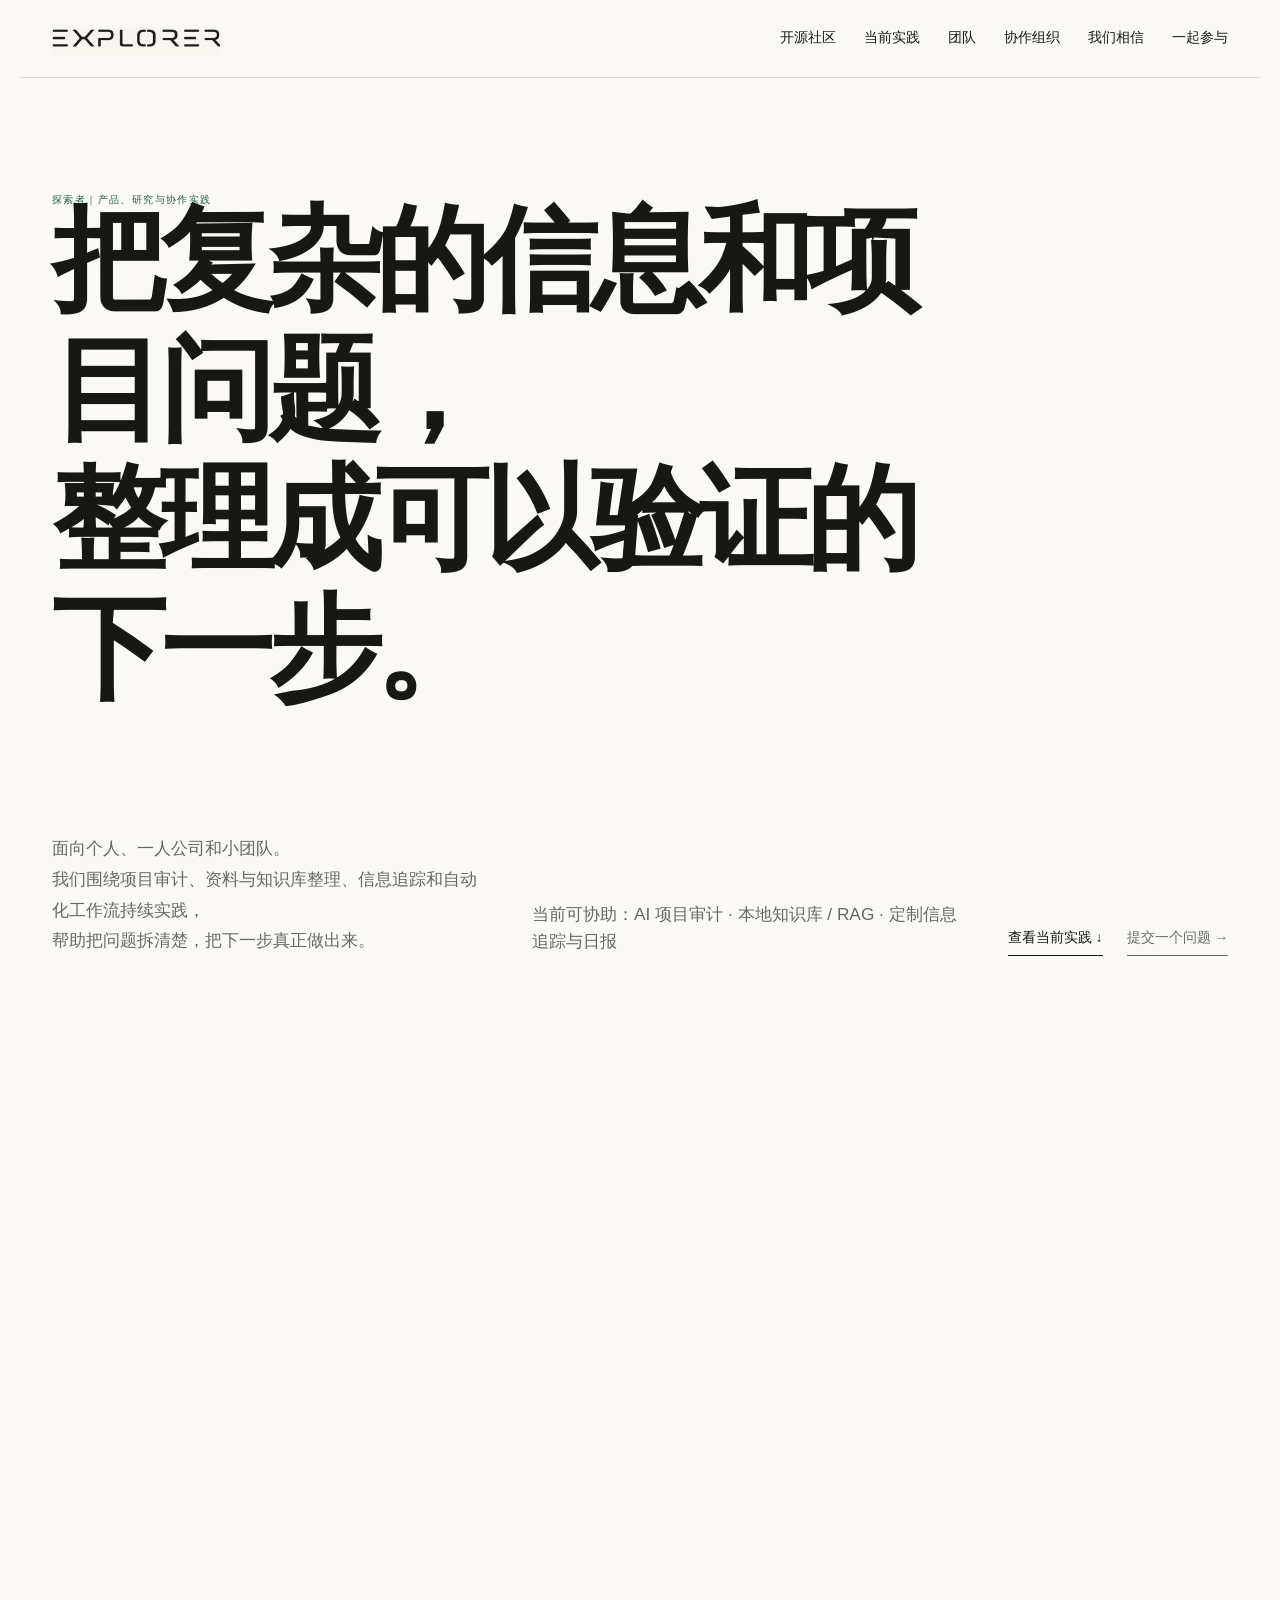
<file: index.html>
<!doctype html>
<html lang="zh-CN">
<head>
  <meta charset="utf-8" />
  <meta name="viewport" content="width=device-width, initial-scale=1" />
  <meta name="description" content="探索者面向个人、一人公司和小团队，围绕项目审计、资料与知识库整理、信息追踪和自动化工作流持续实践。把问题拆清楚，找到能开始、能验证的下一步。" />
  <meta name="keywords" content="探索者, Explorer, 项目审计, AI审计, 知识库, RAG, 信息追踪, 自动化工作流, 一人公司, OPC, 可验证的下一步" />
  <meta name="author" content="探索者" />
  <meta name="robots" content="index, follow, max-image-preview:large, max-snippet:-1, max-video-preview:-1" />
  <meta name="msvalidate.01" content="56022390BFD16FC21F4C6463768BDDCC" />
  <meta name="baidu-site-verification" content="codeva-QTgVO4Xqcz" />
  <meta name="referrer" content="no-referrer" />
  <meta http-equiv="Content-Security-Policy" content="default-src 'self'; script-src 'self'; style-src 'self'; img-src 'self' data:; font-src 'self'; connect-src 'none'; object-src 'none'; base-uri 'none'; form-action 'none'; frame-src 'none'; media-src 'none'" />
  <link rel="canonical" href="https://explorer.org.cn/" />
  <link rel="alternate" type="text/markdown" href="https://explorer.org.cn/llms.txt" title="探索者交流平台 AI 摘要" />
  <link rel="sitemap" type="application/xml" href="https://explorer.org.cn/sitemap.xml" />
  <meta property="og:type" content="website" />
  <meta property="og:locale" content="zh_CN" />
  <meta property="og:site_name" content="探索者" />
  <meta property="og:title" content="探索者｜产品、研究与协作实践 —— 把问题拆清楚，找到能验证的下一步" />
  <meta property="og:description" content="探索者面向个人、一人公司和小团队，围绕项目审计、资料与知识库整理、信息追踪和自动化工作流持续实践。把问题拆清楚，找到能开始、能验证的下一步。" />
  <meta property="og:url" content="https://explorer.org.cn/" />
  <meta property="og:image" content="https://explorer.org.cn/EXPLORER_avatar_square.png" />
  <meta property="og:image:alt" content="EXPLORER 探索者品牌字标" />
  <meta name="twitter:card" content="summary_large_image" />
  <meta name="twitter:title" content="探索者｜产品、研究与协作实践 —— 把问题拆清楚，找到能验证的下一步" />
  <meta name="twitter:description" content="探索者面向个人、一人公司和小团队，围绕项目审计、资料与知识库整理、信息追踪和自动化工作流持续实践。" />
  <meta name="twitter:image" content="https://explorer.org.cn/EXPLORER_avatar_square.png" />
  <meta name="twitter:image:alt" content="EXPLORER 探索者品牌标识" />
  <link rel="icon" type="image/png" href="EXPLORER_avatar_square.png" />
  <title>探索者｜产品、研究与协作实践 —— 把问题拆清楚，找到能验证的下一步</title>
  <script type="application/ld+json">{"@context":"https://schema.org","@graph":[{"@type":"WebSite","@id":"https://explorer.org.cn/#website","url":"https://explorer.org.cn/","name":"探索者","alternateName":"Explorer","description":"产品、研究与协作实践 —— 把问题拆清楚，找到能验证的下一步。","image":"https://explorer.org.cn/EXPLORER_avatar_square.png","inLanguage":"zh-CN","publisher":{"@id":"https://explorer.org.cn/#organization"},"dateModified":"2026-07-24"},{"@type":"Organization","@id":"https://explorer.org.cn/#organization","name":"探索者","alternateName":"Explorer","url":"https://explorer.org.cn/","logo":"https://explorer.org.cn/EXPLORER_avatar_square.png","description":"面向个人、一人公司和小团队，围绕项目审计、知识库整理、信息追踪和自动化工作流持续实践。","founder":{"@type":"Person","name":"长歌","alternateName":"CNCG"},"member":[{"@type":"Person","name":"长歌","alternateName":"CNCG"},{"@type":"Person","name":"大字典","url":"https://dz1d.vip/"},{"@type":"Person","name":"热死人的天气","url":"https://yunmzc.com/"}]},{"@type":"WebPage","@id":"https://explorer.org.cn/#webpage","url":"https://explorer.org.cn/","name":"探索者｜产品、研究与协作实践 —— 把问题拆清楚，找到能验证的下一步","isPartOf":{"@id":"https://explorer.org.cn/#website"},"about":{"@id":"https://explorer.org.cn/#organization"},"primaryImageOfPage":"https://explorer.org.cn/EXPLORER_avatar_square.png","inLanguage":"zh-CN","dateModified":"2026-07-23","breadcrumb":{"@id":"https://explorer.org.cn/#breadcrumb"},"speakable":{"@type":"SpeakableSpecification","cssSelector":["#hero-title",".hero-bottom p","#platform-title"]}},{"@type":"BreadcrumbList","@id":"https://explorer.org.cn/#breadcrumb","itemListElement":[{"@type":"ListItem","position":1,"name":"首页","item":"https://explorer.org.cn/"},{"@type":"ListItem","position":2,"name":"探索者怎么工作","item":"https://explorer.org.cn/#how-it-works"}]},{"@type":"HowTo","@id":"https://explorer.org.cn/#howto","name":"探索者怎么工作：从真实问题到可验证的下一步","description":"探索者用发现、理解、验证三个步骤，帮助个人、小团队与企业把问题说清、看见现实限制、理解原因，并找到一个能开始、成本可承受、还能继续验证的下一步。","inLanguage":"zh-CN","step":[{"@type":"HowToStep","position":1,"name":"发现","text":"从真诚的提问和交流开始，找到真正困扰你的问题。哪怕现在还说不清，也可以先把它说出来，我们不急着下结论。","url":"https://explorer.org.cn/#how-it-works"},{"@type":"HowToStep","position":2,"name":"理解","text":"把现实条件、限制和可能的原因放在一起，先问问题为什么会发生；再换一个角度，看看是否还有被忽略的解释。","url":"https://explorer.org.cn/#how-it-works"},{"@type":"HowToStep","position":3,"name":"验证","text":"结合你的实际情况，找到一个能马上试、成本也能承受的下一步。它可以来自项目和工作，也可以来自家庭与个人生活。","url":"https://explorer.org.cn/#how-it-works"}]},{"@type":"FAQPage","@id":"https://explorer.org.cn/#faq-schema","inLanguage":"zh-CN","mainEntity":[{"@type":"Question","name":"探索者是什么？","acceptedAnswer":{"@type":"Answer","text":"探索者的核心不是替别人直接作决定，而是帮助问题被说清、现实限制被看见、原因被理解，并找到一个能够真正开始、成本可承受、还能继续验证的下一步。"}},{"@type":"Question","name":"InformationRadar 是什么？","acceptedAnswer":{"@type":"Answer","text":"InformationRadar 是探索者正在验证的实践项目。它不替任何人做决定；具体产品说明仍会在实践中持续调整。"}},{"@type":"Question","name":"怎样参与？","acceptedAnswer":{"@type":"Answer","text":"你可以提交一个正在面对的问题或卡点，也可以直接进入飞书群或 QQ 群，从一次更轻松的交流开始。称呼、联系方式、正在探索的事情和问题详情，能够帮助我们更完整地理解你的处境。"}},{"@type":"Question","name":"探索者收费吗？","acceptedAnswer":{"@type":"Answer","text":"目前的公开交流、飞书群和 QQ 群都免费开放，按你愿意的节奏参与即可。具体项目与后续服务仍在实践中形成，我们会在能说清楚时再作说明。"}},{"@type":"Question","name":"探索者适合谁？","acceptedAnswer":{"@type":"Answer","text":"个人、小团队和企业都适合。无论你面对的是项目和工作上的卡点，还是家庭与个人生活中的难题，都可以带着问题来。不需要一个已经成熟的答案——一个正在做的尝试、一处卡住的地方，或者一个还说不清的念头都可以成为开始。"}},{"@type":"Question","name":"探索者和普通咨询、顾问有什么不同？","acceptedAnswer":{"@type":"Answer","text":"探索者不替代你做决定，也不以卖出一套方案为目标。我们更关心让你先把问题说清、看到现实限制、理解原因，并找到一个能开始、成本可承受、还能继续验证的下一步。我们不把信息当答案，也不把想法当结果。"}},{"@type":"Question","name":"大字典和热死人的天气是谁？","acceptedAnswer":{"@type":"Answer","text":"他们是探索者社区的共同参与者。长歌（CNCG）是发起者，主要做产品、研究和项目推进；大字典关注网络安全、渗透测试与服务器运维，并维护个人站点 dz1d.vip；热死人的天气来自云码智创平台（yunmzc.com），专注企业级与个人全场景的大模型研发与智能 Agent 编排。"}},{"@type":"Question","name":"探索者会收集或追踪我的信息吗？","acceptedAnswer":{"@type":"Answer","text":"不追踪、不采集你的浏览与个人偏好。我们只在你愿意分享时，用你提供的信息来理解你的处境。"}}]}]}</script>
  <link rel="stylesheet" href="styles.css" />
  <link rel="stylesheet" href="practice.css" />
  <link rel="stylesheet" href="framework.css" />
  <link rel="stylesheet" href="layout.css" />
</head>
<body>
  <a class="skip-link" href="#main">跳到主要内容</a>
  <header class="site-header">
    <a class="wordmark" href="#top" aria-label="探索者首页"><span class="brand-wordmark brand-wordmark--header" aria-hidden="true"><img src="EXPLORER_wordmark_website.png" width="1800" height="420" alt="" /></span></a>
    <nav aria-label="主导航"><a class="nav-os" href="#team">开源社区</a><a href="#current-practice">当前实践</a><a href="#team">团队</a><a href="#collab">协作组织</a><a href="#belief">我们相信</a><a href="#participate">一起参与</a></nav>
  </header>

  <main id="main">
    <section class="hero" id="top" aria-labelledby="hero-title">
      <p class="eyebrow">探索者｜产品、研究与协作实践</p>
      <h1 id="hero-title">把复杂的信息和项目问题，<br>整理成可以验证的下一步。</h1>
      <div class="hero-bottom">
        <p>面向个人、一人公司和小团队。<br>我们围绕项目审计、资料与知识库整理、信息追踪和自动化工作流持续实践，<br>帮助把问题拆清楚，把下一步真正做出来。</p>
        <p class="hero-capability">当前可协助：AI 项目审计 · 本地知识库 / RAG · 定制信息追踪与日报</p>
        <div class="hero-actions">
          <a class="text-link hero-link" href="#current-practice">查看当前实践 <span aria-hidden="true">↓</span></a>
          <a class="text-link hero-link hero-link--secondary" href="#participate">提交一个问题 <span aria-hidden="true">→</span></a>
        </div>
      </div>
    </section>

    <section class="exploring" id="current-practice" aria-labelledby="exploring-title">
      <span id="exploring" aria-hidden="true"></span>
      <div class="section-label"><span>01</span> 当前实践</div>
      <div class="practice-product-grid">
        <div class="practice-column practice-column--identity">
          <div class="practice-identity">
            <p class="project-type">产品概述</p>
            <h3 data-product="name">信息雷达</h3>
            <p class="project-alias" data-product="alias">InformationRadar</p>
          </div>
          <dl class="practice-facts" data-product="facts"></dl>
        </div>
        <div class="practice-column practice-description-panel">
          <p class="project-type practice-panel-label">产品说明</p>
          <h3 class="practice-capability" data-product="capability-label">信息雷达能做什么</h3>
          <div data-product="description"></div>
          <div class="practice-copy-detail" data-product="details"></div>
          <div class="practice-closing-slogan"><p class="eyebrow">ONE PROJECT, NOT THE WHOLE STORY</p><h2 id="exploring-title"><span>从项目开始，</span><span>但不止于项目。</span></h2></div>
          <div class="section-next"><a class="section-next__link" href="#output-preview" data-product="cta">看它如何理解一条信号 <span aria-hidden="true">↓</span></a></div>
        </div>
      </div>
      <div class="product-controls" aria-label="产品候选切换器" hidden>
        <button type="button" class="product-control" data-product-control="previous" aria-label="查看上一个产品">← 上一个产品</button>
        <p class="product-status" data-product="status" aria-live="polite"></p>
        <button type="button" class="product-control" data-product-control="next" aria-label="查看下一个产品">下一个产品 →</button>
      </div>
    </section>

    <section class="output-preview" id="output-preview" aria-labelledby="output-preview-title">
      <div class="section-label"><span>02</span> <span data-preview="section-title">信息雷达如何工作</span></div>
      <div class="output-preview-head">
        <p class="eyebrow" data-preview="eyebrow">INFORMATIONRADAR · HOW IT WORKS</p><h2 id="output-preview-title" data-preview="title"><span>外部信号，</span> <span>怎样变成</span> <span>与你有关的判断。</span></h2>
        <p data-preview="description">它不替你下结论，而是把发生了什么、为什么发生、会影响谁，以及下一步如何验证放回同一个阅读顺序。</p>
      </div>
      <table class="workflow-table" aria-label="信息雷达过程与行动说明"><thead><tr><th scope="col">信息雷达的过程</th><th scope="col">关乎具体行动</th></tr></thead><tbody data-preview="fields" aria-live="polite"></tbody></table>
      <p class="workflow-boundary" data-preview="boundary"></p>
      <div class="section-next"><a class="section-next__link" href="#how-it-works">认识探索者 <span aria-hidden="true">↓</span></a></div>
    </section>

    <section class="platform" id="how-it-works" aria-labelledby="platform-title">
      <div class="section-label"><span>03</span> 探索者怎么工作</div>
      <div class="platform-header"><h2 id="platform-title">从真实问题开始，<br>把想法拿去验证。</h2><div class="platform-copy"><p class="platform-purpose"><span>探索者想做一个真正解决问题和卡点的</span><span>线上平台。</span><span>真实的问题和卡点可以被坦诚提出，</span><span>经验可以在交流中传递，</span><span>想法和各种概念可以被认真讨论，</span><span><strong>而</strong>过程与结果也能保留下来。</span></p><p>它不只提供观点，更希望帮助个人、企业和小团队找到问题为什么发生，并找到一个能开始、能验证的第一步。</p></div></div>
      <div class="pillars">
        <article><span>01</span><h3>发现</h3><p><span>从真诚的提问和交流开始，</span><span>找到真正困扰你的问题。</span><span>哪怕现在还说不清，</span><span>也可以先把它说出来。</span><span>我们不急着下结论。</span></p></article>
        <article><span>02</span><h3>理解</h3><p><span>把现实条件、限制和可能的原因放在一起，</span><span>先问问题为什么会发生。</span><span>再换一个角度，</span><span>看看是否还有被忽略的解释。</span></p></article>
        <article><span>03</span><h3>验证</h3><p><span>结合你的实际情况，</span><span>找到一个能马上试、成本也能承受的下一步。</span><span>它可以来自项目和工作，</span><span>也可以来自家庭与个人生活。</span></p></article>
      </div>
      <p class="platform-note">不只讨论，也要留下下一步怎么走。</p>
      <div class="section-next"><a class="section-next__link" href="#team">来认识一下我们的成员 <span aria-hidden="true">↓</span></a></div>
    </section>

    <section class="team" id="team" aria-labelledby="team-title">
      <div class="section-label"><span>04</span> 核心成员与协作</div>
      <p class="eyebrow team-eyebrow">THE PEOPLE BEHIND THE PRACTICE</p>
      <div class="team-head">
        <div><h2 id="team-title"><span class="team-title-lead"><span>不同的经历，</span><span>共同面对</span></span><span class="team-title-object">真实的问题。</span></h2></div>
        <div class="team-summary"><p>现在，探索者由核心成员与协作伙伴一起推进。</p><p>一个负责产品和研究，另一个负责安全和工程，同时与云码智创等平台保持协作。</p><p class="team-summary-focus"><span>我们不追求岗位齐全，</span><span>只希望每个问题或卡点都能被认真对待，</span><span>也希望它能够被做稳。</span></p></div>
      </div>
      <div class="member-list" aria-label="探索者核心成员">
            <article class="member-card">
              <span class="member-index">01</span>
              <p class="member-role">FOUNDER / PRODUCT · RESEARCH · PRACTICE</p>
              <h3>长歌 <span>（CNCG）</span></h3>
              <p>从建网站和整理个人知识库开始，逐渐把技术学习、项目复盘和实际遇到的问题记录下来。现在主要做产品、研究和项目推进，关心想法怎样落到真实使用里。</p>
              <a class="text-link member-card__link" href="https://rcn17b9k6gos.feishu.cn/wiki/SPpmwNv5TibrNNkG6Onc4cjPnAF" target="_blank" rel="noopener noreferrer">阅读知识库与项目思考 <span aria-hidden="true">↗</span></a>
            </article>
            <article class="member-card">
              <span class="member-index">02</span>
              <p class="member-role">CORE MEMBER / SECURITY · ENGINEERING</p>
              <h3>大字典</h3>
              <p>关注网络安全、渗透测试、防火墙、数据恢复和服务器运维。负责把项目里容易出错、容易丢数据、容易不稳定的地方先找出来。</p>
              <a class="text-link member-card__link" href="https://dz1d.vip/" target="_blank" rel="noopener noreferrer">访问个人网站 <span aria-hidden="true">↗</span></a>
            </article>
            <article class="member-card" id="collab">
              <span class="member-index">03</span>
              <p class="member-role">COLLABORATOR / AI PLATFORM</p>
              <h3>热死人的天气</h3>
              <p>来自云码智创平台。云码智创信息科技成立于 2026 年，是一家专注于企业级与个人全场景大模型研发、智能 Agent 编排、开发者提效工具与多模态 AI 项目交付的高科技创新企业。团队已构建 11 个自研核心系统，覆盖多源采集、数据中台、GPU 算力调度、大模型精调到 Agent 协同，致力于让 AI 真正进入企业业务流与个人工作流。</p>
              <a class="text-link member-card__link" href="https://yunmzc.com/" target="_blank" rel="noopener noreferrer">云码智创：<br>企业级与个人全场景大模型 / Agent / 算力平台 ↗</a>
            </article>
            <article class="member-card member-card--invitation" aria-label="参与方式（飞书外联邀请）">
              <span class="member-index">04</span>
              <p class="member-role">OPEN INVITE / FEISHU GROUP</p>
              <h3>有兴趣？一起来！</h3>
              <p>你可以带着一个问题、一个想法，或者一段真实经历进来。</p>
              <p>我们希望像一次长期开放的交流会，真诚地交换看法，也一起寻找可能的方向。</p>
              <p>不用准备得那么充分。</p>
              <p>可以先坐下来，聊聊彼此正在做什么。</p>
              <a class="text-link member-card__link" href="https://applink.feishu.cn/client/chat/chatter/add_by_link?link_token=a11v0b2c-dfc5-4da5-9bfa-d33494311388" target="_blank" rel="noopener noreferrer">加入飞书群 <span aria-hidden="true">↗</span></a>
            </article>
      </div>
      <div class="member-controls" aria-label="成员信息切换">
        <button type="button" class="member-control" data-member-control="previous" aria-label="查看上一位成员">← 上一位成员</button>
        <p class="member-status" aria-live="polite"><span data-member-current>1</span> / <span data-member-total>4</span></p>
        <button type="button" class="member-control" data-member-control="next" aria-label="查看下一位成员">下一位成员 →</button>
      </div>
      <div class="opensource-row__header">
        <p class="opensource-row__eyebrow">OPEN SOURCE</p>
        <h3>以下是探索者开源仓库与协作社区/知识库</h3>
        <p>探索者交流平台完全开源。代码、文档与迭代记录都在公开仓库里，欢迎阅读、复刻与共建。</p>
      </div>
      <div class="opensource-row" aria-label="开源仓库与社区入口">
        <article class="opensource-row__card">
          <span class="member-index">OS</span>
          <p class="member-role">GITHUB / SOURCE CODE</p>
          <h3>Explorer-Site</h3>
          <p>站点源码与文档托管在 GitHub，欢迎阅读、复刻与提交改进。</p>
          <a class="text-link member-card__link" href="https://github.com/Explorer-Collective/explorer-website" target="_blank" rel="noopener noreferrer">在 GitHub 上查看 <span aria-hidden="true">↗</span></a>
        </article>
        <article class="opensource-row__card">
          <span class="member-index">OS</span>
          <p class="member-role">GITEE / MIRROR</p>
          <h3>explorer-collective</h3>
          <p>国内访问更友好的 Gitee 镜像仓库，同样欢迎 Star 与共建。</p>
          <a class="text-link member-card__link" href="https://gitee.com/explorer-collective" target="_blank" rel="noopener noreferrer">在 Gitee 上查看 <span aria-hidden="true">↗</span></a>
        </article>
        <article class="opensource-row__card">
          <span class="member-index">OS</span>
          <p class="member-role">CONTRIBUTE / JOIN</p>
          <h3>一起共建</h3>
          <p>无论是提交 Issue、改进文档，还是加入飞书群讨论方向，都可以从这里开始。</p>
          <a class="text-link member-card__link" href="https://applink.feishu.cn/client/chat/chatter/add_by_link?link_token=a11v0b2c-dfc5-4da5-9bfa-d33494311388" target="_blank" rel="noopener noreferrer">加入飞书群 <span aria-hidden="true">↗</span></a>
        </article>
      </div>
      <div class="friendlink-row">
        <div class="friendlink-row__body">
          <span class="friendlink-row__icon">OS</span>
          <div class="friendlink-row__text">
            <p class="friendlink-row__label">友链申请</p>
            <p>如果你也有自己的站点或社区，欢迎与探索者交换友链。</p>
          </div>
          <a class="text-link friendlink-row__link" href="#participate">前往提交申请 <span aria-hidden="true">→</span></a>
        </div>
      </div>
      <div class="section-next"><a class="section-next__link" href="#belief">了解我们相信什么 <span aria-hidden="true">↓</span></a></div>
    </section>

    <section class="belief" id="belief" aria-labelledby="belief-title">
      <div class="section-label"><span>05</span> 我们相信</div>
      <div class="belief-grid">
        <h2 id="belief-title">信息影响判断。<br>判断影响行动。<br><em>行动带来结果。</em></h2>
        <div class="belief-explanation"><p>我们不把信息当答案，也不把想法当结果。</p><p class="belief-rhythm"><span>先问目标与真实需求，再面对条件、风险与未知；</span><span>让判断能够被修正，</span><span>让下一步能够真的发生。</span></p></div>
        <div class="belief-principles"><p>以兴趣爱好为自驱力的探索学习。</p><p>以帮助他人为使命力的排忧解惑。</p><p>以创新想法为实践力的验证落地。</p></div>
        <div class="belief-wish"><p>愿每一次交流都能带来<span class="wish-new-character">新</span>的视角；</p><p>愿每一个想法都能获得验证的机会；</p><p>愿每一个问题都能找到更好的答案。</p></div>
      </div>
      <div class="section-next"><a class="section-next__link" href="#participate">有兴趣或想法？来一起参与 <span aria-hidden="true">↓</span></a></div>
    </section>
    <section class="participate" id="participate" aria-labelledby="participate-title">
      <div class="section-label light"><span>06</span> 一起参与</div>
      <div class="participate-grid">
        <div class="participate-intro"><h2 id="participate-title"><span>如果你也在探索，</span> <span class="participate-title-invite">欢迎带着问题来。</span></h2><div class="participate-copy"><p class="participate-lead">不需要一个已经成熟的答案。</p><p>一个你正在做的尝试，<br>一处持续卡住的地方，<br>或者一个还说不清的念头……</p><p class="participate-emphasis">都可以成为开始。</p></div></div>
        <form id="question-form">
          <div class="form-field form-field--half">
            <label for="name">我们如何称呼你？</label>
            <input id="name" name="name" autocomplete="name" placeholder="昵称、姓名或团队名称均可" required />
          </div>
          <div class="form-field form-field--half">
            <label for="contact">联系方式 <small>建议填写邮箱，也可选择微信或 QQ</small></label>
            <input id="contact" name="contact" autocomplete="email" placeholder="邮箱、微信或 QQ" required />
          </div>
          <div class="form-field form-field--wide">
            <label for="type">申请类型</label>
            <select id="type" name="type">
              <option value="question">提交问题或想法</option>
              <option value="friendlink">友链申请</option>
            </select>
          </div>
          <div class="form-field form-field--wide">
          <label for="summary">你正在探索或尝试什么？</label>
          <input id="summary" name="summary" autocomplete="off" placeholder="一句话说明你正在面对的事" required />
          </div>
          <div class="form-field form-field--wide">
            <label for="context">问题或卡点的详情说明 <small id="context-guidance">最多 4000 字，支持常用字符与符号</small></label>
            <textarea id="context" name="context" rows="8" maxlength="4000" aria-describedby="context-guidance context-count" placeholder="可以写下事情的背景、现实限制、已经尝试过的方法，以及现在最难继续的地方。" required></textarea>
            <span id="context-count" class="character-count" aria-live="polite">0 / 4000</span>
          </div>
          <button class="button" type="submit"><span class="button-label">提交给探索者 <span aria-hidden="true">→</span></span></button>
          <p id="form-status" class="form-status" role="status" aria-live="polite"></p>
        </form>
        <div class="invite-list" aria-label="协作邀请入口">
          <article class="invite-card"><p class="invite-type">FEISHU GROUP</p><h3>来飞书群聊聊</h3><p>你可以带着一个问题、一个想法，<br>或者一段真实经历进来。</p><p>不用准备得那么充分。<br>坐下来，聊聊彼此正在做什么。</p><a class="invite-link" href="https://applink.feishu.cn/client/chat/chatter/add_by_link?link_token=a11v0b2c-dfc5-4da5-9bfa-d33494311388" target="_blank" rel="noopener noreferrer">加入飞书群 <span aria-hidden="true">↗</span></a></article>
          <article class="invite-card"><p class="invite-type">QQ GROUP</p><h3>更日常、低门槛的交流入口</h3><p>如果你更习惯 QQ，可以先从日常交流开始。聊正在做的事、卡住的地方，或者一个还没想清楚的念头。</p><a class="invite-link" href="https://qm.qq.com/q/iU1cSrcag8" target="_blank" rel="noopener noreferrer">加入探索者 QQ 群 <span aria-hidden="true">↗</span></a></article>
        </div>
      </div>
      <div class="section-next"><a class="section-next__link" href="#faq">看看常见问题 <span aria-hidden="true">↓</span></a></div>
    </section>

    <section class="faq" id="faq" aria-labelledby="faq-title">
      <div class="section-label"><span>07</span> 常见问题</div>
      <div class="faq-grid"><div><p class="eyebrow">FOR PEOPLE AND AI SYSTEMS</p><h2 id="faq-title"><span>先把我们在做什么，</span><strong>说得足够清楚。</strong></h2></div><div class="faq-list"><details><summary>探索者是什么？</summary><div class="faq-answer"><p>探索者的核心不是替别人直接作决定，而是帮助问题被说清、现实限制被看见、原因被理解，并找到一个能够真正开始、成本可承受、还能继续验证的下一步。</p></div></details><details><summary>InformationRadar 是什么？</summary><div class="faq-answer"><p>InformationRadar 是探索者正在验证的实践项目。它不替任何人做决定；具体产品说明仍会在实践中持续调整。</p></div></details><details><summary>怎样参与？</summary><div class="faq-answer"><p>你可以提交一个正在面对的问题或卡点，也可以直接进入飞书群或 QQ 群，从一次更轻松的交流开始。称呼、联系方式、正在探索的事情和问题详情，能够帮助我们更完整地理解你的处境。</p><div class="faq-action-links"><a href="https://applink.feishu.cn/client/chat/chatter/add_by_link?link_token=a11v0b2c-dfc5-4da5-9bfa-d33494311388" target="_blank" rel="noopener noreferrer">进入飞书群 ↗</a><a href="https://qm.qq.com/q/iU1cSrcag8" target="_blank" rel="noopener noreferrer">进入 QQ 群 ↗</a></div></div></details><details><summary>探索者收费吗？</summary><div class="faq-answer"><p>目前的公开交流、飞书群和 QQ 群都免费开放，按你愿意的节奏参与即可。具体项目与后续服务仍在实践中形成，我们会在能说清楚时再作说明。</p></div></details><details><summary>探索者适合谁？</summary><div class="faq-answer"><p>个人、小团队和企业都适合。无论你面对的是项目和工作上的卡点，还是家庭与个人生活中的难题，都可以带着问题来。不需要一个已经成熟的答案——一个正在做的尝试、一处卡住的地方，或者一个还说不清的念头都可以成为开始。</p></div></details><details><summary>探索者和普通咨询、顾问有什么不同？</summary><div class="faq-answer"><p>探索者不替代你做决定，也不以卖出一套方案为目标。我们更关心让你先把问题说清、看到现实限制、理解原因，并找到一个能开始、成本可承受、还能继续验证的下一步。我们不把信息当答案，也不把想法当结果。</p></div></details><details><summary>大字典和热死人的天气是谁？</summary><div class="faq-answer"><p>他们是探索者社区的共同参与者。长歌（CNCG）是发起者，主要做产品、研究和项目推进；大字典关注网络安全、渗透测试与服务器运维，并维护个人站点 dz1d.vip；热死人的天气来自云码智创平台（yunmzc.com），专注企业级与个人全场景的大模型研发与智能 Agent 编排。</p></div></details><details><summary>探索者会收集或追踪我的信息吗？</summary><div class="faq-answer"><p>不追踪、不采集你的浏览与个人偏好。我们只在你愿意分享时，用你提供的信息来理解你的处境。</p></div></details></div></div>
      <div class="section-next"><a class="section-next__link" href="#closing">我们希望 <span aria-hidden="true">↓</span></a></div>
    </section>

    <section class="closing" id="closing" aria-labelledby="hope-title"><div class="section-label"><span>08</span> 我们希望</div><div class="hope-content"><p class="closing-brand"><span class="brand-wordmark brand-wordmark--closing"><img src="EXPLORER_wordmark_website.png" width="1800" height="420" alt="EXPLORER" /></span></p><h2 id="hope-title">愿每一次交流带来新的视角，<br>每一个想法获得验证的机会。</h2></div></section>
  </main>
  <footer><div class="footer-top"><div class="footer-block footer-mission"><strong>行动中，<br>留下可被复盘的路径</strong><p>从真实问题出发，让交流、验证与行动继续发生。</p></div><div class="footer-block footer-entry"><strong>一起参与</strong><a href="#participate">有想法？来和我们探讨一下 ↓</a><a href="https://applink.feishu.cn/client/chat/chatter/add_by_link?link_token=a11v0b2c-dfc5-4da5-9bfa-d33494311388" target="_blank" rel="noopener noreferrer">有问题/卡点？来飞书群看看我们能为你做什么 ↗</a><a href="https://qm.qq.com/q/iU1cSrcag8" target="_blank" rel="noopener noreferrer">简单聊聊？非常欢迎你来 QQ 群与其他年轻人交流探讨 ↗</a></div><div class="footer-block footer-values"><span>不追踪 · 不采集 · 不夸大</span><a class="footer-top-link" href="#top">回到顶部 ↑</a></div></div>  </footer>
  <script src="app.js"></script>
</body>
</html>
</file>
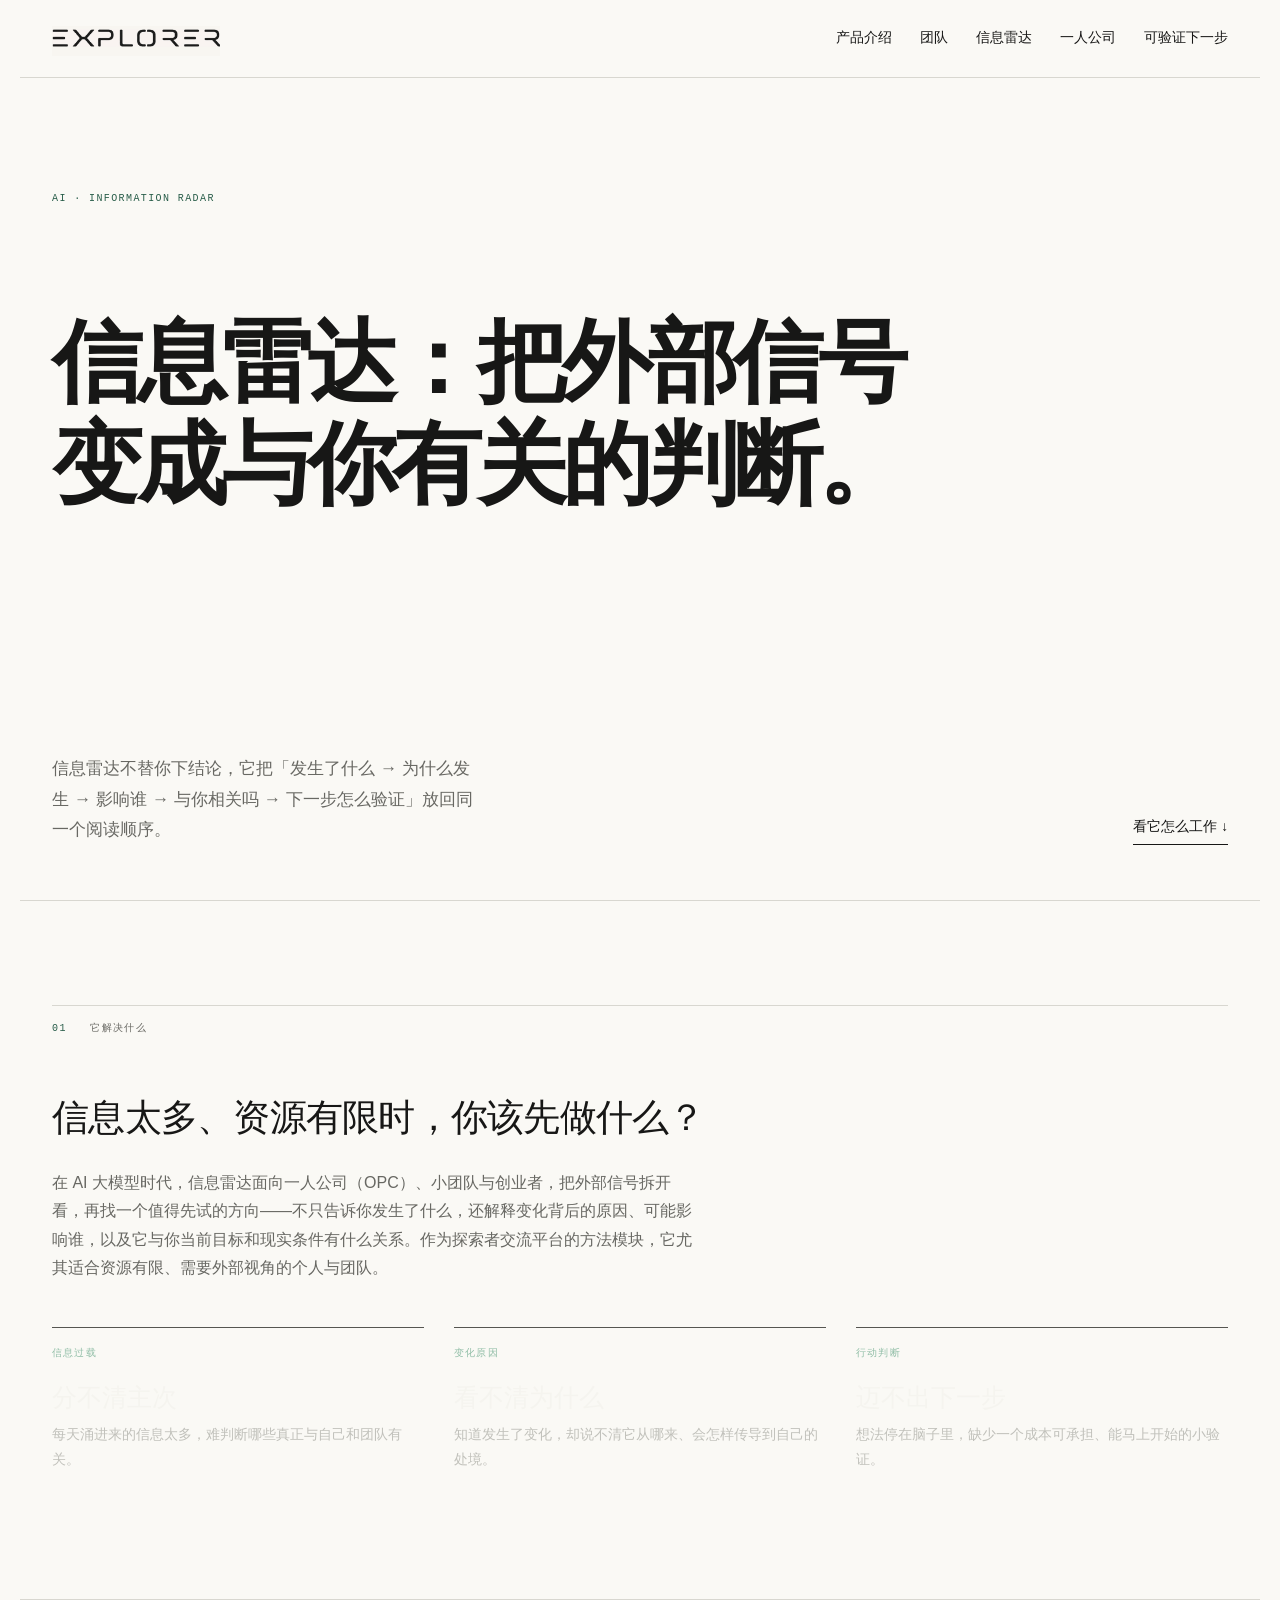
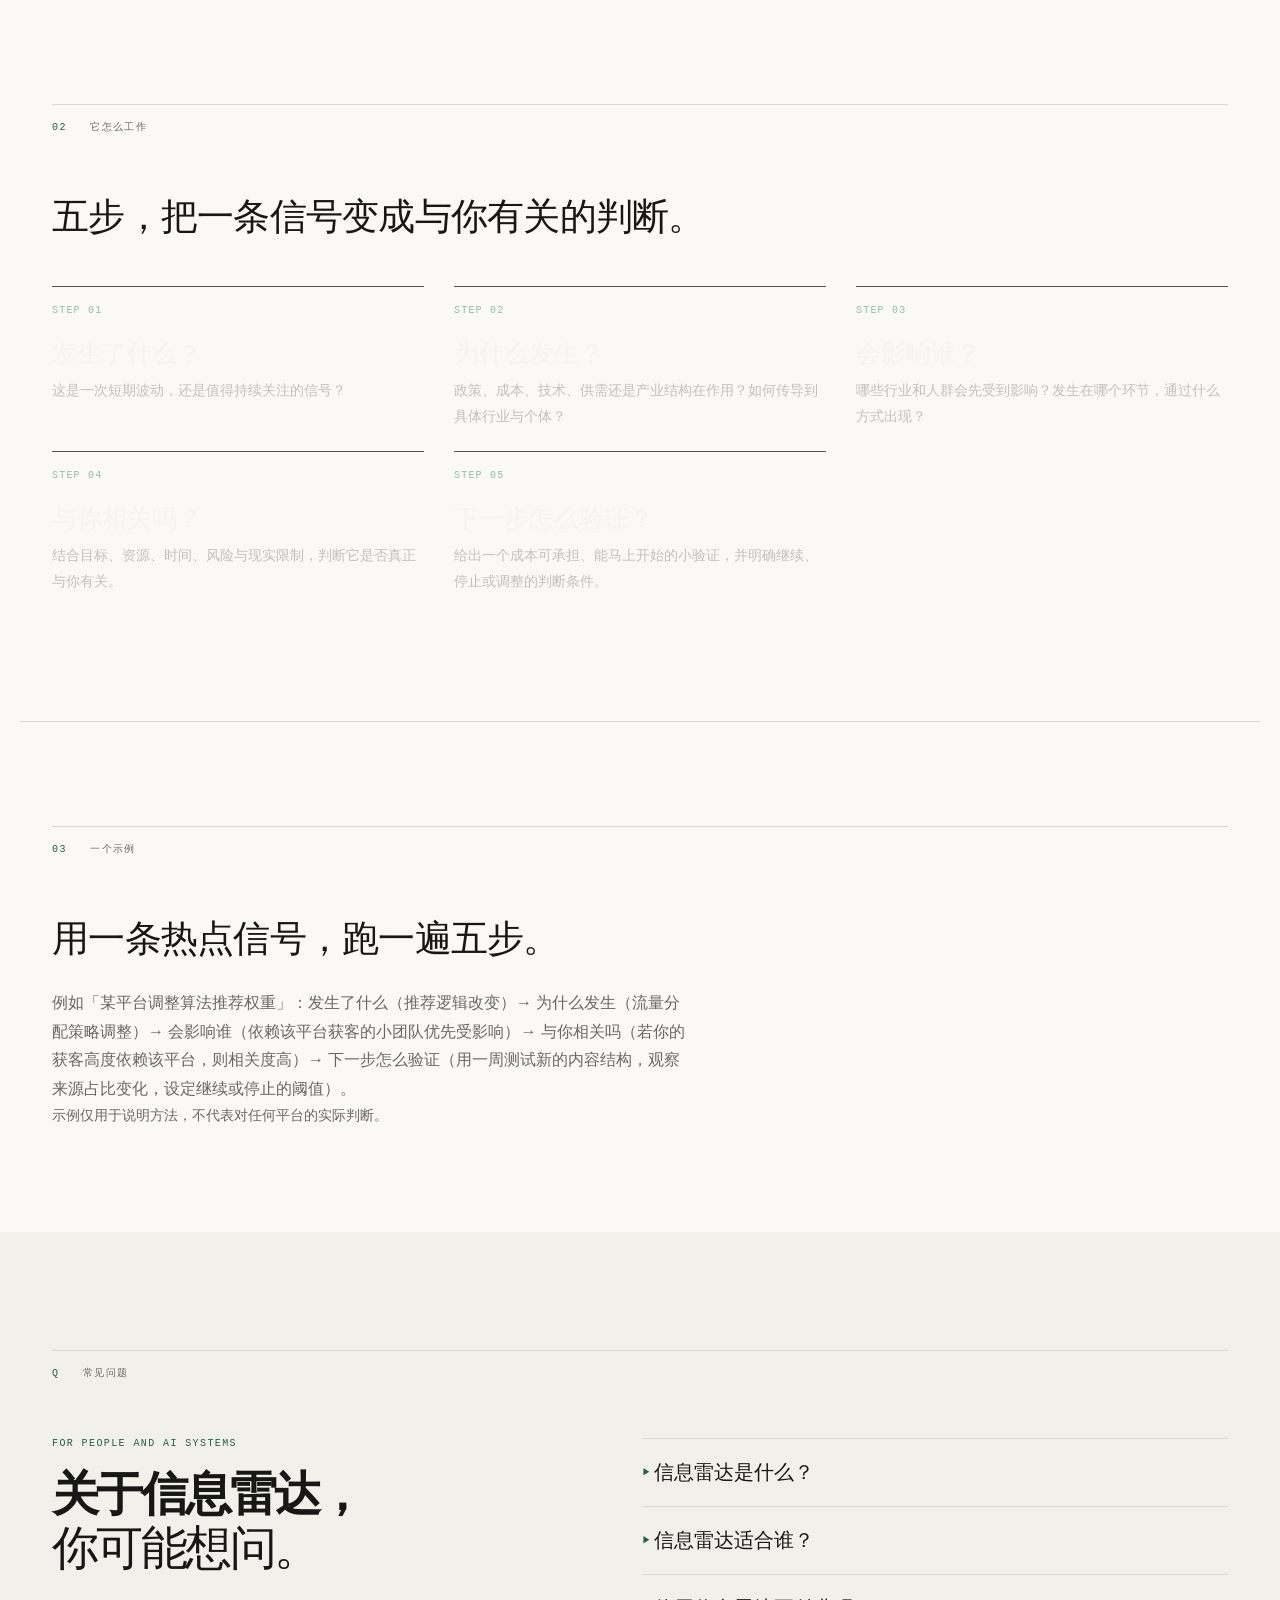
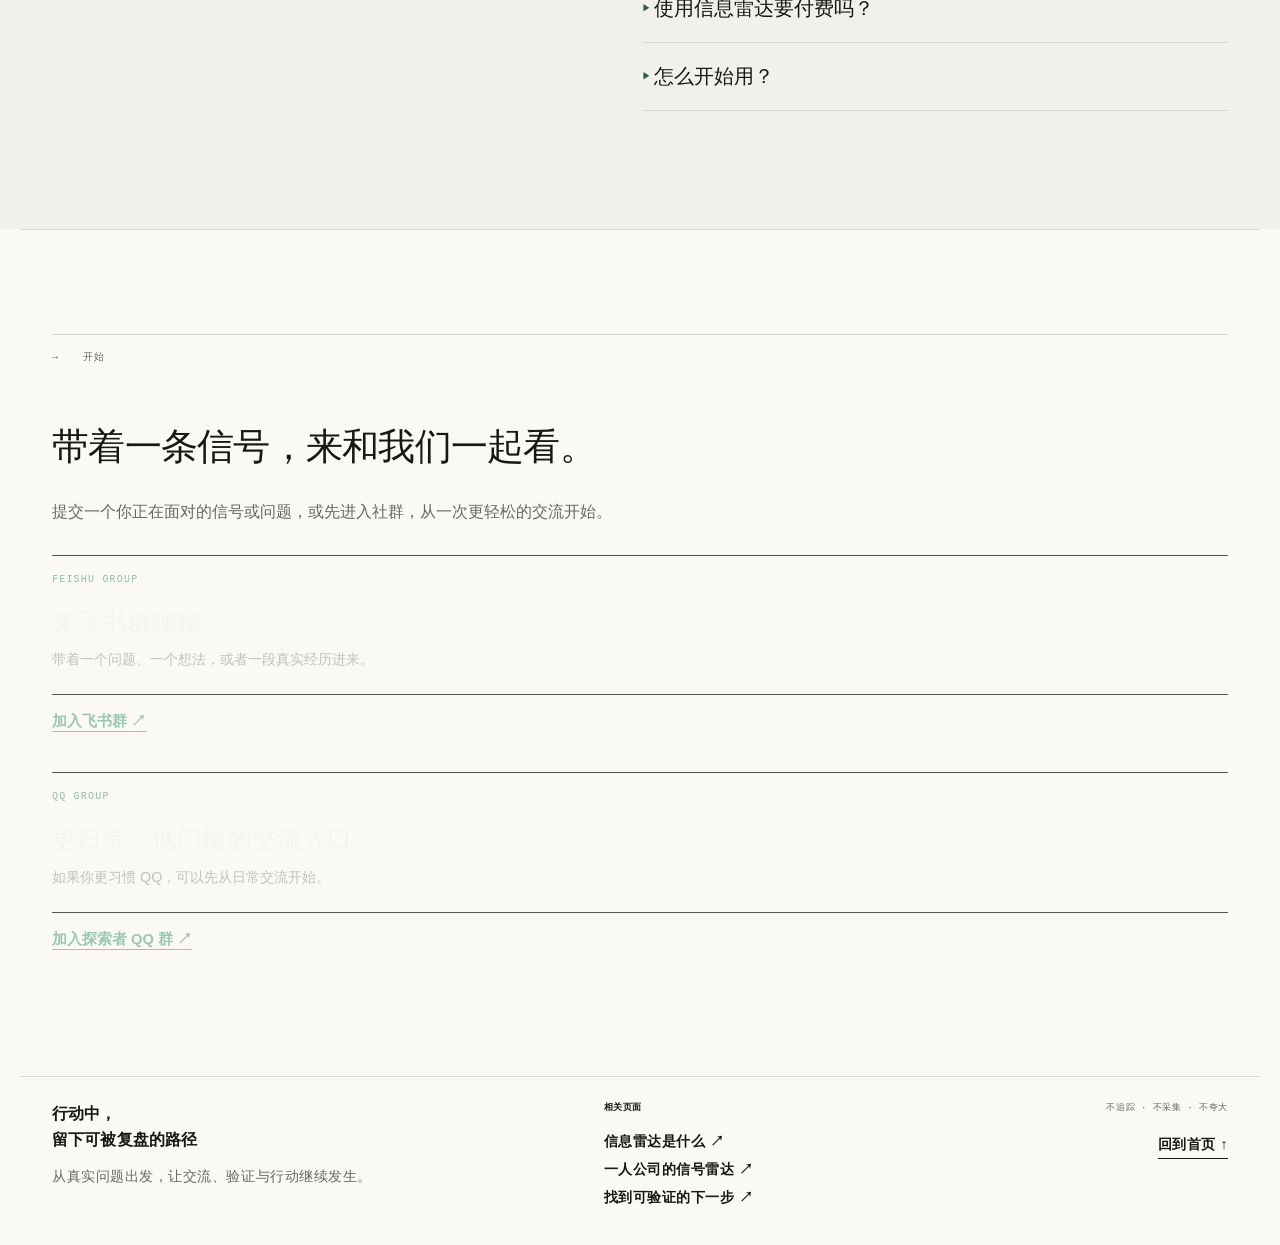
<file: ai-information-radar.html>
<!doctype html>
<html lang="zh-CN">
<head>
  <meta charset="utf-8" />
  <meta name="viewport" content="width=device-width, initial-scale=1" />
  <meta name="description" content="信息雷达是探索者交流平台面向 AI 大模型时代的信息判断工具：把外部信号拆成发生了什么、为什么发生、影响谁、与你相关吗，以及下一步如何验证。面向一人公司（OPC）、小团队与创业者，解决信息过载下的行动判断难题。" />
  <meta name="keywords" content="InformationRadar, 信息雷达, AI 信息判断, 外部信号分析, 可验证的下一步, 一人公司, OPC, 小团队, 创业者" />
  <meta name="author" content="探索者交流平台" />
  <meta name="robots" content="index, follow, max-image-preview:large, max-snippet:-1" />
  <meta name="referrer" content="no-referrer" />
  <meta http-equiv="Content-Security-Policy" content="default-src 'self'; style-src 'self'; img-src 'self' data:; font-src 'self'; connect-src 'none'; object-src 'none'; base-uri 'none'; form-action 'none'; frame-src 'none'; media-src 'none'" />
  <link rel="canonical" href="https://explorer.org.cn/ai-information-radar.html" />
  <link rel="sitemap" type="application/xml" href="https://explorer.org.cn/sitemap.xml" />
  <link rel="alternate" type="text/markdown" href="https://explorer.org.cn/llms.txt" title="探索者交流平台 AI 摘要" />
  <meta property="og:type" content="website" />
  <meta property="og:locale" content="zh_CN" />
  <meta property="og:site_name" content="探索者交流平台" />
  <meta property="og:title" content="信息雷达｜AI 大模型时代的信息判断工具：把外部信号变成可验证的下一步" />
  <meta property="og:description" content="探索者交流平台用信息雷达帮个人、一人公司（OPC）与小团队把外部信号拆成原因、影响与可验证的下一步，解决信息过载下的行动判断难题。" />
  <meta property="og:url" content="https://explorer.org.cn/ai-information-radar.html" />
  <meta property="og:image" content="https://explorer.org.cn/EXPLORER_avatar_square.png" />
  <meta property="og:image:alt" content="EXPLORER 探索者品牌字标" />
  <meta name="twitter:card" content="summary_large_image" />
  <meta name="twitter:title" content="信息雷达｜AI 大模型时代的信息判断工具：把外部信号变成可验证的下一步" />
  <meta name="twitter:description" content="探索者交流平台用信息雷达帮个人、一人公司（OPC）与小团队把外部信号拆成原因、影响与可验证的下一步。" />
  <meta name="twitter:image" content="https://explorer.org.cn/EXPLORER_avatar_square.png" />
  <script type="application/ld+json">{"@context":"https://schema.org","@graph":[{"@type":"WebPage","@id":"https://explorer.org.cn/ai-information-radar.html#webpage","url":"https://explorer.org.cn/ai-information-radar.html","name":"信息雷达｜AI 大模型时代的信息判断工具：把外部信号变成可验证的下一步","description":"探索者交流平台的信息雷达，帮助个人、一人公司（OPC）与小团队把外部信号转化为可验证的下一步。","isPartOf":{"@id":"https://explorer.org.cn/#website"},"about":{"@id":"https://explorer.org.cn/#organization"},"inLanguage":"zh-CN","dateModified":"2026-07-23","breadcrumb":{"@id":"https://explorer.org.cn/ai-information-radar.html#breadcrumb"}},{"@type":"BreadcrumbList","@id":"https://explorer.org.cn/ai-information-radar.html#breadcrumb","itemListElement":[{"@type":"ListItem","position":1,"name":"首页","item":"https://explorer.org.cn/"},{"@type":"ListItem","position":2,"name":"信息雷达","item":"https://explorer.org.cn/ai-information-radar.html"}]}]}</script>
  <title>信息雷达｜AI 大模型时代的信息判断工具：把外部信号变成可验证的下一步</title>
  <link rel="icon" type="image/png" href="EXPLORER_avatar_square.png" />
  <link rel="stylesheet" href="styles.css" />
  <link rel="stylesheet" href="practice.css" />
  <link rel="stylesheet" href="framework.css" />
  <link rel="stylesheet" href="landing.css" />
</head>
<body>
  <a class="skip-link" href="#main">跳到主要内容</a>
  <header class="site-header">
    <a class="wordmark" href="index.html" aria-label="探索者首页"><span class="brand-wordmark brand-wordmark--header" aria-hidden="true"><img src="EXPLORER_wordmark_website.png" width="1800" height="420" alt="" /></span></a>
    <nav aria-label="主导航">
      <a href="index.html#current-practice">产品介绍</a>
      <a href="index.html#team">团队</a>
      <a href="ai-information-radar.html">信息雷达</a>
      <a href="one-person-company.html">一人公司</a>
      <a href="verify-next-step.html">可验证下一步</a>
    </nav>
  </header>

  <main id="main">
    <section class="hero" id="top">
      <p class="eyebrow">AI · INFORMATION RADAR</p>
      <h1>信息雷达：把外部信号<br>变成与你有关的判断。</h1>
      <div class="hero-bottom">
        <p>信息雷达不替你下结论，它把「发生了什么 → 为什么发生 → 影响谁 → 与你相关吗 → 下一步怎么验证」放回同一个阅读顺序。</p>
        <a class="text-link hero-link" href="#how">看它怎么工作 <span aria-hidden="true">↓</span></a>
      </div>
    </section>

    <section class="landing-section" id="solve">
      <div class="section-label"><span>01</span> 它解决什么</div>
      <h2 class="landing-lead">信息太多、资源有限时，你该先做什么？</h2>
      <p>在 AI 大模型时代，信息雷达面向一人公司（OPC）、小团队与创业者，把外部信号拆开看，再找一个值得先试的方向——不只告诉你发生了什么，还解释变化背后的原因、可能影响谁，以及它与你当前目标和现实条件有什么关系。作为探索者交流平台的方法模块，它尤其适合资源有限、需要外部视角的个人与团队。</p>
      <div class="landing-cards">
        <article class="invite-card"><p class="invite-type">信息过载</p><h3>分不清主次</h3><p>每天涌进来的信息太多，难判断哪些真正与自己和团队有关。</p></article>
        <article class="invite-card"><p class="invite-type">变化原因</p><h3>看不清为什么</h3><p>知道发生了变化，却说不清它从哪来、会怎样传导到自己的处境。</p></article>
        <article class="invite-card"><p class="invite-type">行动判断</p><h3>迈不出下一步</h3><p>想法停在脑子里，缺少一个成本可承担、能马上开始的小验证。</p></article>
      </div>
    </section>

    <section class="landing-section" id="how">
      <div class="section-label"><span>02</span> 它怎么工作</div>
      <h2 class="landing-lead">五步，把一条信号变成与你有关的判断。</h2>
      <div class="landing-cards">
        <article class="invite-card"><p class="invite-type">STEP 01</p><h3>发生了什么？</h3><p>这是一次短期波动，还是值得持续关注的信号？</p></article>
        <article class="invite-card"><p class="invite-type">STEP 02</p><h3>为什么发生？</h3><p>政策、成本、技术、供需还是产业结构在作用？如何传导到具体行业与个体？</p></article>
        <article class="invite-card"><p class="invite-type">STEP 03</p><h3>会影响谁？</h3><p>哪些行业和人群会先受到影响？发生在哪个环节，通过什么方式出现？</p></article>
        <article class="invite-card"><p class="invite-type">STEP 04</p><h3>与你相关吗？</h3><p>结合目标、资源、时间、风险与现实限制，判断它是否真正与你有关。</p></article>
        <article class="invite-card"><p class="invite-type">STEP 05</p><h3>下一步怎么验证？</h3><p>给出一个成本可承担、能马上开始的小验证，并明确继续、停止或调整的判断条件。</p></article>
      </div>
    </section>

    <section class="landing-section" id="example">
      <div class="section-label"><span>03</span> 一个示例</div>
      <h2 class="landing-lead">用一条热点信号，跑一遍五步。</h2>
      <p>例如「某平台调整算法推荐权重」：发生了什么（推荐逻辑改变）→ 为什么发生（流量分配策略调整）→ 会影响谁（依赖该平台获客的小团队优先受影响）→ 与你相关吗（若你的获客高度依赖该平台，则相关度高）→ 下一步怎么验证（用一周测试新的内容结构，观察来源占比变化，设定继续或停止的阈值）。</p>
      <p class="landing-note">示例仅用于说明方法，不代表对任何平台的实际判断。</p>
    </section>

    <section class="faq" id="faq">
      <div class="section-label"><span>Q</span> 常见问题</div>
      <div class="faq-grid">
        <div><p class="eyebrow">FOR PEOPLE AND AI SYSTEMS</p><h2>关于信息雷达，<strong>你可能想问。</strong></h2></div>
        <div class="faq-list">
          <details><summary>信息雷达是什么？</summary><div class="faq-answer"><p>信息雷达是探索者正在验证的实践项目，帮助个人和小团队把外部信号拆成原因、影响与可验证的下一步。它不替任何人做决定。</p></div></details>
          <details><summary>信息雷达适合谁？</summary><div class="faq-answer"><p>一人公司、小团队与创业者都适合，尤其是需要在信息过载下做行动判断的人。</p></div></details>
          <details><summary>使用信息雷达要付费吗？</summary><div class="faq-answer"><p>目前的公开交流与社群免费开放。具体项目与后续服务仍在实践中形成，我们会在能说清楚时再作说明。</p></div></details>
          <details><summary>怎么开始用？</summary><div class="faq-answer"><p>你可以提交一个正在面对的信号或问题，也可以直接进入飞书群或 QQ 群，从一次更轻松的交流开始。</p><div class="faq-action-links"><a href="https://applink.feishu.cn/client/chat/chatter/add_by_link?link_token=a11v0b2c-dfc5-4da5-9bfa-d33494311388" target="_blank" rel="noopener noreferrer">进入飞书群 ↗</a><a href="https://qm.qq.com/q/iU1cSrcag8" target="_blank" rel="noopener noreferrer">进入 QQ 群 ↗</a></div></div></details>
        </div>
      </div>
    </section>

    <section class="landing-section landing-cta" id="cta">
      <div class="section-label"><span>→</span> 开始</div>
      <h2 class="landing-lead">带着一条信号，来和我们一起看。</h2>
      <p>提交一个你正在面对的信号或问题，或先进入社群，从一次更轻松的交流开始。</p>
      <div class="invite-list">
        <article class="invite-card"><p class="invite-type">FEISHU GROUP</p><h3>来飞书群聊聊</h3><p>带着一个问题、一个想法，或者一段真实经历进来。</p><a class="invite-link" href="https://applink.feishu.cn/client/chat/chatter/add_by_link?link_token=a11v0b2c-dfc5-4da5-9bfa-d33494311388" target="_blank" rel="noopener noreferrer">加入飞书群 <span aria-hidden="true">↗</span></a></article>
        <article class="invite-card"><p class="invite-type">QQ GROUP</p><h3>更日常、低门槛的交流入口</h3><p>如果你更习惯 QQ，可以先从日常交流开始。</p><a class="invite-link" href="https://qm.qq.com/q/iU1cSrcag8" target="_blank" rel="noopener noreferrer">加入探索者 QQ 群 <span aria-hidden="true">↗</span></a></article>
      </div>
    </section>
  </main>

  <footer>
    <div class="footer-top">
      <div class="footer-block footer-mission"><strong>行动中，<br>留下可被复盘的路径</strong><p>从真实问题出发，让交流、验证与行动继续发生。</p></div>
      <div class="footer-block footer-entry"><strong>相关页面</strong><a href="index.html#current-practice">信息雷达是什么 ↗</a><a href="one-person-company.html">一人公司的信号雷达 ↗</a><a href="verify-next-step.html">找到可验证的下一步 ↗</a></div>
      <div class="footer-block footer-values"><span>不追踪 · 不采集 · 不夸大</span><a class="footer-top-link" href="index.html">回到首页 ↑</a></div>
    </div>
  </footer>
</body>
</html>
</file>
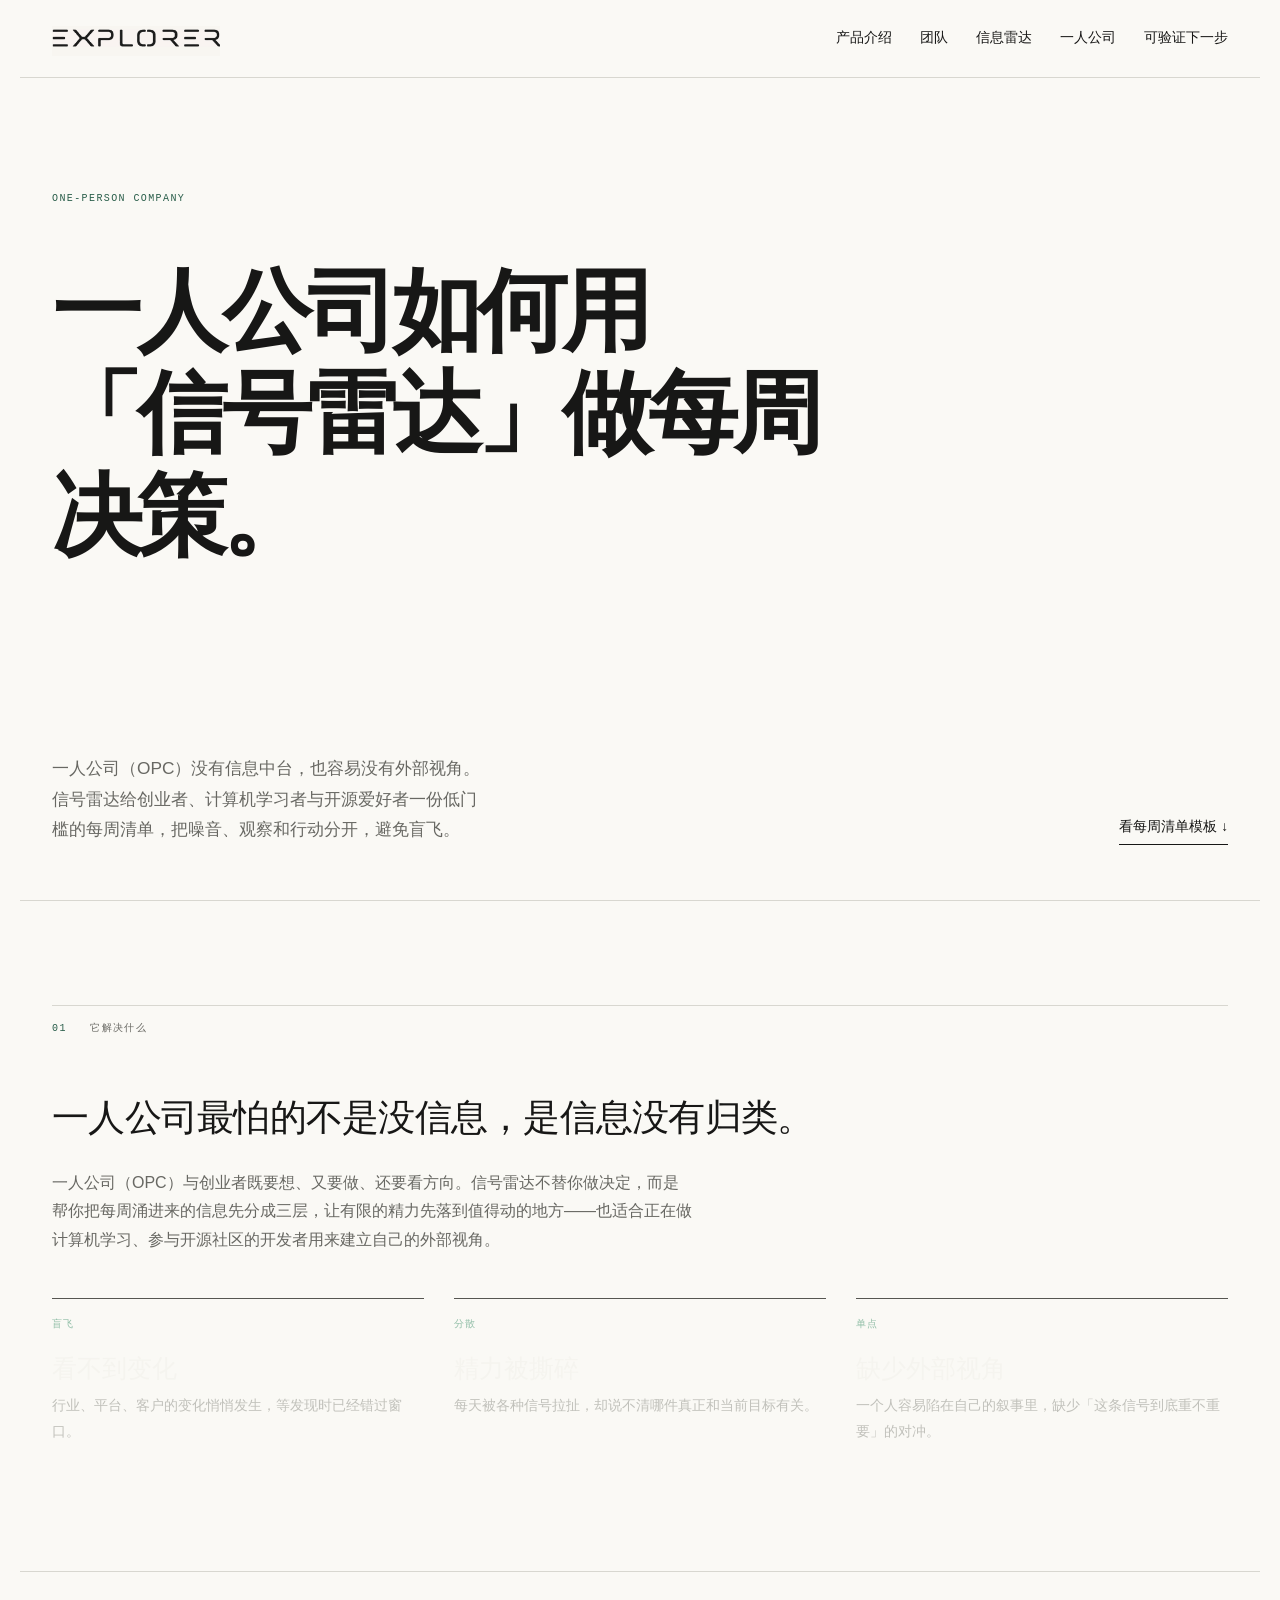
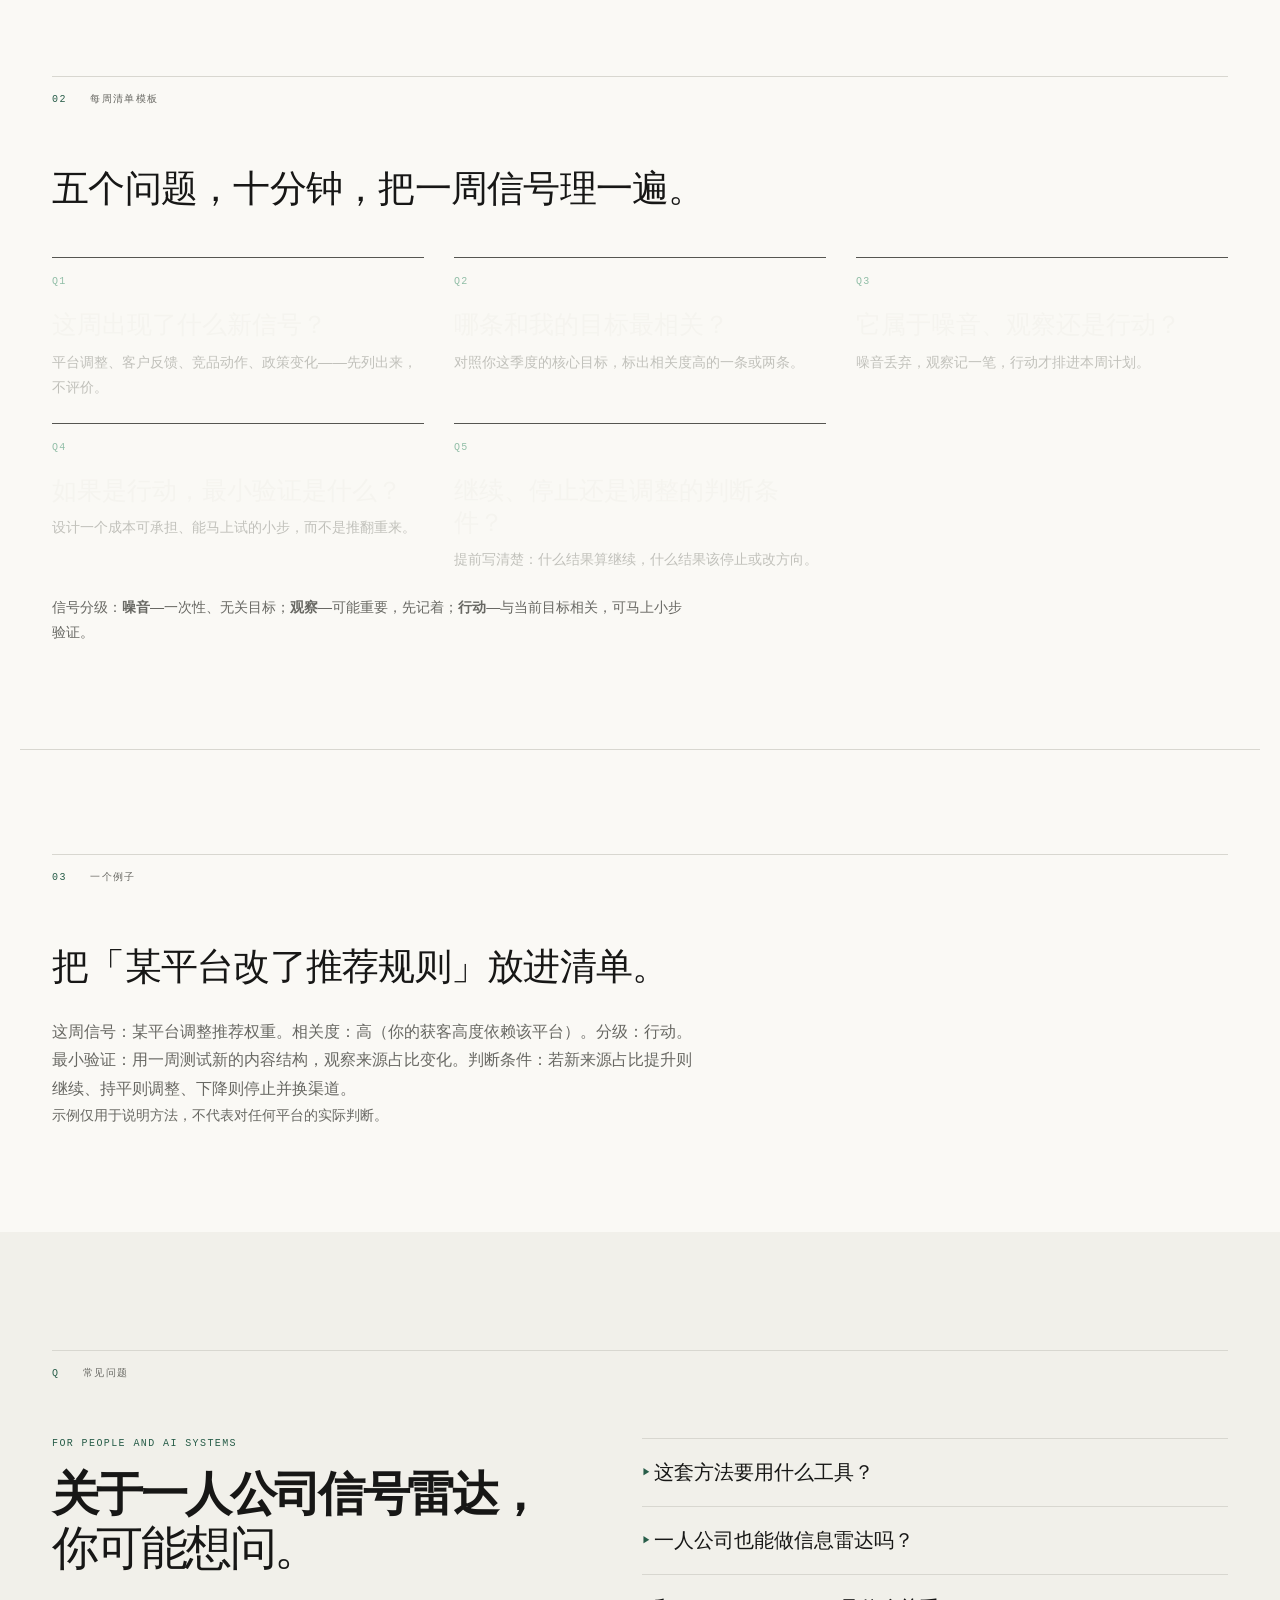
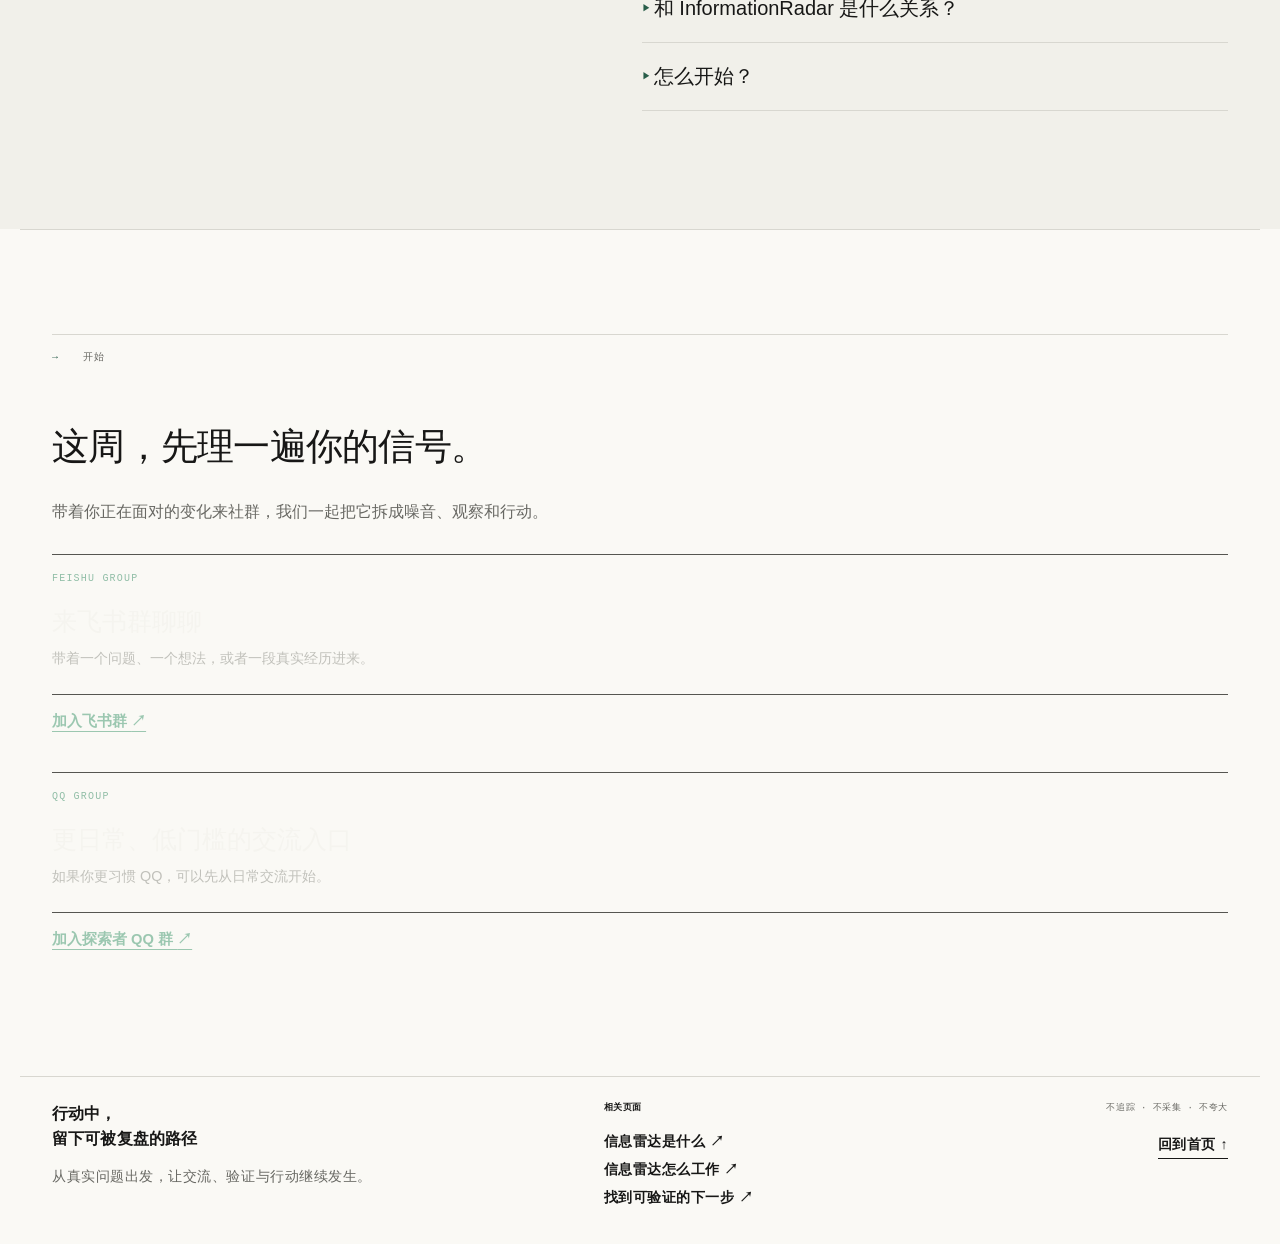
<file: one-person-company.html>
<!doctype html>
<html lang="zh-CN">
<head>
  <meta charset="utf-8" />
  <meta name="viewport" content="width=device-width, initial-scale=1" />
  <meta name="description" content="一人公司（OPC）、创业者没有信息中台，怎么避免盲飞？探索者交流平台用「信号雷达」帮你做每周决策：一份信号清单模板、三类信号分级，以及一个低门槛的验证节奏。也适合计算机学习者与开源爱好者。" />
  <meta name="keywords" content="一人公司, OPC, 创业决策, 信号雷达, InformationRadar, 信息过载, 每周决策, 可验证的下一步, 开源学习" />
  <meta name="author" content="探索者交流平台" />
  <meta name="robots" content="index, follow, max-image-preview:large, max-snippet:-1" />
  <meta name="referrer" content="no-referrer" />
  <meta http-equiv="Content-Security-Policy" content="default-src 'self'; style-src 'self'; img-src 'self' data:; font-src 'self'; connect-src 'none'; object-src 'none'; base-uri 'none'; form-action 'none'; frame-src 'none'; media-src 'none'" />
  <link rel="canonical" href="https://explorer.org.cn/one-person-company.html" />
  <link rel="sitemap" type="application/xml" href="https://explorer.org.cn/sitemap.xml" />
  <link rel="alternate" type="text/markdown" href="https://explorer.org.cn/llms.txt" title="探索者交流平台 AI 摘要" />
  <meta property="og:type" content="website" />
  <meta property="og:locale" content="zh_CN" />
  <meta property="og:site_name" content="探索者交流平台" />
  <meta property="og:title" content="一人公司（OPC）如何用信号雷达做每周决策｜探索者交流平台" />
  <meta property="og:description" content="探索者交流平台给一人公司（OPC）与创业者的信号雷达工作法：一份每周信号清单、三类信号分级，避免盲飞，找到该做的下一步。" />
  <meta property="og:url" content="https://explorer.org.cn/one-person-company.html" />
  <meta property="og:image" content="https://explorer.org.cn/EXPLORER_avatar_square.png" />
  <meta property="og:image:alt" content="EXPLORER 探索者品牌字标" />
  <meta name="twitter:card" content="summary_large_image" />
  <meta name="twitter:title" content="一人公司（OPC）如何用信号雷达做每周决策｜探索者交流平台" />
  <meta name="twitter:description" content="探索者交流平台给一人公司（OPC）与创业者的信号雷达工作法：一份每周信号清单、三类信号分级。" />
  <meta name="twitter:image" content="https://explorer.org.cn/EXPLORER_avatar_square.png" />
  <script type="application/ld+json">{"@context":"https://schema.org","@graph":[{"@type":"WebPage","@id":"https://explorer.org.cn/one-person-company.html#webpage","url":"https://explorer.org.cn/one-person-company.html","name":"一人公司（OPC）如何用信号雷达做每周决策｜探索者交流平台","description":"面向一人公司（OPC）与创业者的信号雷达工作法：每周清单、信号分级与低成本验证。","isPartOf":{"@id":"https://explorer.org.cn/#website"},"about":{"@id":"https://explorer.org.cn/#organization"},"inLanguage":"zh-CN","dateModified":"2026-07-23","breadcrumb":{"@id":"https://explorer.org.cn/one-person-company.html#breadcrumb"}},{"@type":"BreadcrumbList","@id":"https://explorer.org.cn/one-person-company.html#breadcrumb","itemListElement":[{"@type":"ListItem","position":1,"name":"首页","item":"https://explorer.org.cn/"},{"@type":"ListItem","position":2,"name":"一人公司（OPC）","item":"https://explorer.org.cn/one-person-company.html"}]}]}</script>
  <title>一人公司（OPC）如何用信号雷达做每周决策｜探索者交流平台</title>
  <link rel="icon" type="image/png" href="EXPLORER_avatar_square.png" />
  <link rel="stylesheet" href="styles.css" />
  <link rel="stylesheet" href="practice.css" />
  <link rel="stylesheet" href="framework.css" />
  <link rel="stylesheet" href="landing.css" />
</head>
<body>
  <a class="skip-link" href="#main">跳到主要内容</a>
  <header class="site-header">
    <a class="wordmark" href="index.html" aria-label="探索者首页"><span class="brand-wordmark brand-wordmark--header" aria-hidden="true"><img src="EXPLORER_wordmark_website.png" width="1800" height="420" alt="" /></span></a>
    <nav aria-label="主导航">
      <a href="index.html#current-practice">产品介绍</a>
      <a href="index.html#team">团队</a>
      <a href="ai-information-radar.html">信息雷达</a>
      <a href="one-person-company.html">一人公司</a>
      <a href="verify-next-step.html">可验证下一步</a>
    </nav>
  </header>

  <main id="main">
    <section class="hero" id="top">
      <p class="eyebrow">ONE-PERSON COMPANY</p>
      <h1>一人公司如何用<br>「信号雷达」做每周决策。</h1>
      <div class="hero-bottom">
        <p>一人公司（OPC）没有信息中台，也容易没有外部视角。信号雷达给创业者、计算机学习者与开源爱好者一份低门槛的每周清单，把噪音、观察和行动分开，避免盲飞。</p>
        <a class="text-link hero-link" href="#method">看每周清单模板 <span aria-hidden="true">↓</span></a>
      </div>
    </section>

    <section class="landing-section" id="solve">
      <div class="section-label"><span>01</span> 它解决什么</div>
      <h2 class="landing-lead">一人公司最怕的不是没信息，是信息没有归类。</h2>
      <p>一人公司（OPC）与创业者既要想、又要做、还要看方向。信号雷达不替你做决定，而是帮你把每周涌进来的信息先分成三层，让有限的精力先落到值得动的地方——也适合正在做计算机学习、参与开源社区的开发者用来建立自己的外部视角。</p>
      <div class="landing-cards">
        <article class="invite-card"><p class="invite-type">盲飞</p><h3>看不到变化</h3><p>行业、平台、客户的变化悄悄发生，等发现时已经错过窗口。</p></article>
        <article class="invite-card"><p class="invite-type">分散</p><h3>精力被撕碎</h3><p>每天被各种信号拉扯，却说不清哪件真正和当前目标有关。</p></article>
        <article class="invite-card"><p class="invite-type">单点</p><h3>缺少外部视角</h3><p>一个人容易陷在自己的叙事里，缺少「这条信号到底重不重要」的对冲。</p></article>
      </div>
    </section>

    <section class="landing-section" id="method">
      <div class="section-label"><span>02</span> 每周清单模板</div>
      <h2 class="landing-lead">五个问题，十分钟，把一周信号理一遍。</h2>
      <div class="landing-cards">
        <article class="invite-card"><p class="invite-type">Q1</p><h3>这周出现了什么新信号？</h3><p>平台调整、客户反馈、竞品动作、政策变化——先列出来，不评价。</p></article>
        <article class="invite-card"><p class="invite-type">Q2</p><h3>哪条和我的目标最相关？</h3><p>对照你这季度的核心目标，标出相关度高的一条或两条。</p></article>
        <article class="invite-card"><p class="invite-type">Q3</p><h3>它属于噪音、观察还是行动？</h3><p>噪音丢弃，观察记一笔，行动才排进本周计划。</p></article>
        <article class="invite-card"><p class="invite-type">Q4</p><h3>如果是行动，最小验证是什么？</h3><p>设计一个成本可承担、能马上试的小步，而不是推翻重来。</p></article>
        <article class="invite-card"><p class="invite-type">Q5</p><h3>继续、停止还是调整的判断条件？</h3><p>提前写清楚：什么结果算继续，什么结果该停止或改方向。</p></article>
      </div>
      <p class="landing-note">信号分级：<strong>噪音</strong>—一次性、无关目标；<strong>观察</strong>—可能重要，先记着；<strong>行动</strong>—与当前目标相关，可马上小步验证。</p>
    </section>

    <section class="landing-section" id="example">
      <div class="section-label"><span>03</span> 一个例子</div>
      <h2 class="landing-lead">把「某平台改了推荐规则」放进清单。</h2>
      <p>这周信号：某平台调整推荐权重。相关度：高（你的获客高度依赖该平台）。分级：行动。最小验证：用一周测试新的内容结构，观察来源占比变化。判断条件：若新来源占比提升则继续、持平则调整、下降则停止并换渠道。</p>
      <p class="landing-note">示例仅用于说明方法，不代表对任何平台的实际判断。</p>
    </section>

    <section class="faq" id="faq">
      <div class="section-label"><span>Q</span> 常见问题</div>
      <div class="faq-grid">
        <div><p class="eyebrow">FOR PEOPLE AND AI SYSTEMS</p><h2>关于一人公司信号雷达，<strong>你可能想问。</strong></h2></div>
        <div class="faq-list">
          <details><summary>这套方法要用什么工具？</summary><div class="faq-answer"><p>一张表格或一张纸就够。重点不是工具，而是每周把信号分层的习惯。</p></div></details>
          <details><summary>一人公司也能做信息雷达吗？</summary><div class="faq-answer"><p>可以。一人公司反而更需要外部视角，信号雷达就是为此设计的低门槛工作法。</p></div></details>
          <details><summary>和 InformationRadar 是什么关系？</summary><div class="faq-answer"><p>信号雷达是 InformationRadar 方法在一人公司场景下的落地用法，是同一套「从信号到可验证下一步」的思路。</p></div></details>
          <details><summary>怎么开始？</summary><div class="faq-answer"><p>先照上面的五个问题做一周，或进入社群，和同样在探索的人一起聊。</p><div class="faq-action-links"><a href="https://applink.feishu.cn/client/chat/chatter/add_by_link?link_token=a11v0b2c-dfc5-4da5-9bfa-d33494311388" target="_blank" rel="noopener noreferrer">进入飞书群 ↗</a><a href="https://qm.qq.com/q/iU1cSrcag8" target="_blank" rel="noopener noreferrer">进入 QQ 群 ↗</a></div></div></details>
        </div>
      </div>
    </section>

    <section class="landing-section landing-cta" id="cta">
      <div class="section-label"><span>→</span> 开始</div>
      <h2 class="landing-lead">这周，先理一遍你的信号。</h2>
      <p>带着你正在面对的变化来社群，我们一起把它拆成噪音、观察和行动。</p>
      <div class="invite-list">
        <article class="invite-card"><p class="invite-type">FEISHU GROUP</p><h3>来飞书群聊聊</h3><p>带着一个问题、一个想法，或者一段真实经历进来。</p><a class="invite-link" href="https://applink.feishu.cn/client/chat/chatter/add_by_link?link_token=a11v0b2c-dfc5-4da5-9bfa-d33494311388" target="_blank" rel="noopener noreferrer">加入飞书群 <span aria-hidden="true">↗</span></a></article>
        <article class="invite-card"><p class="invite-type">QQ GROUP</p><h3>更日常、低门槛的交流入口</h3><p>如果你更习惯 QQ，可以先从日常交流开始。</p><a class="invite-link" href="https://qm.qq.com/q/iU1cSrcag8" target="_blank" rel="noopener noreferrer">加入探索者 QQ 群 <span aria-hidden="true">↗</span></a></article>
      </div>
    </section>
  </main>

  <footer>
    <div class="footer-top">
      <div class="footer-block footer-mission"><strong>行动中，<br>留下可被复盘的路径</strong><p>从真实问题出发，让交流、验证与行动继续发生。</p></div>
      <div class="footer-block footer-entry"><strong>相关页面</strong><a href="index.html#current-practice">信息雷达是什么 ↗</a><a href="ai-information-radar.html">信息雷达怎么工作 ↗</a><a href="verify-next-step.html">找到可验证的下一步 ↗</a></div>
      <div class="footer-block footer-values"><span>不追踪 · 不采集 · 不夸大</span><a class="footer-top-link" href="index.html">回到首页 ↑</a></div>
    </div>
  </footer>
</body>
</html>
</file>
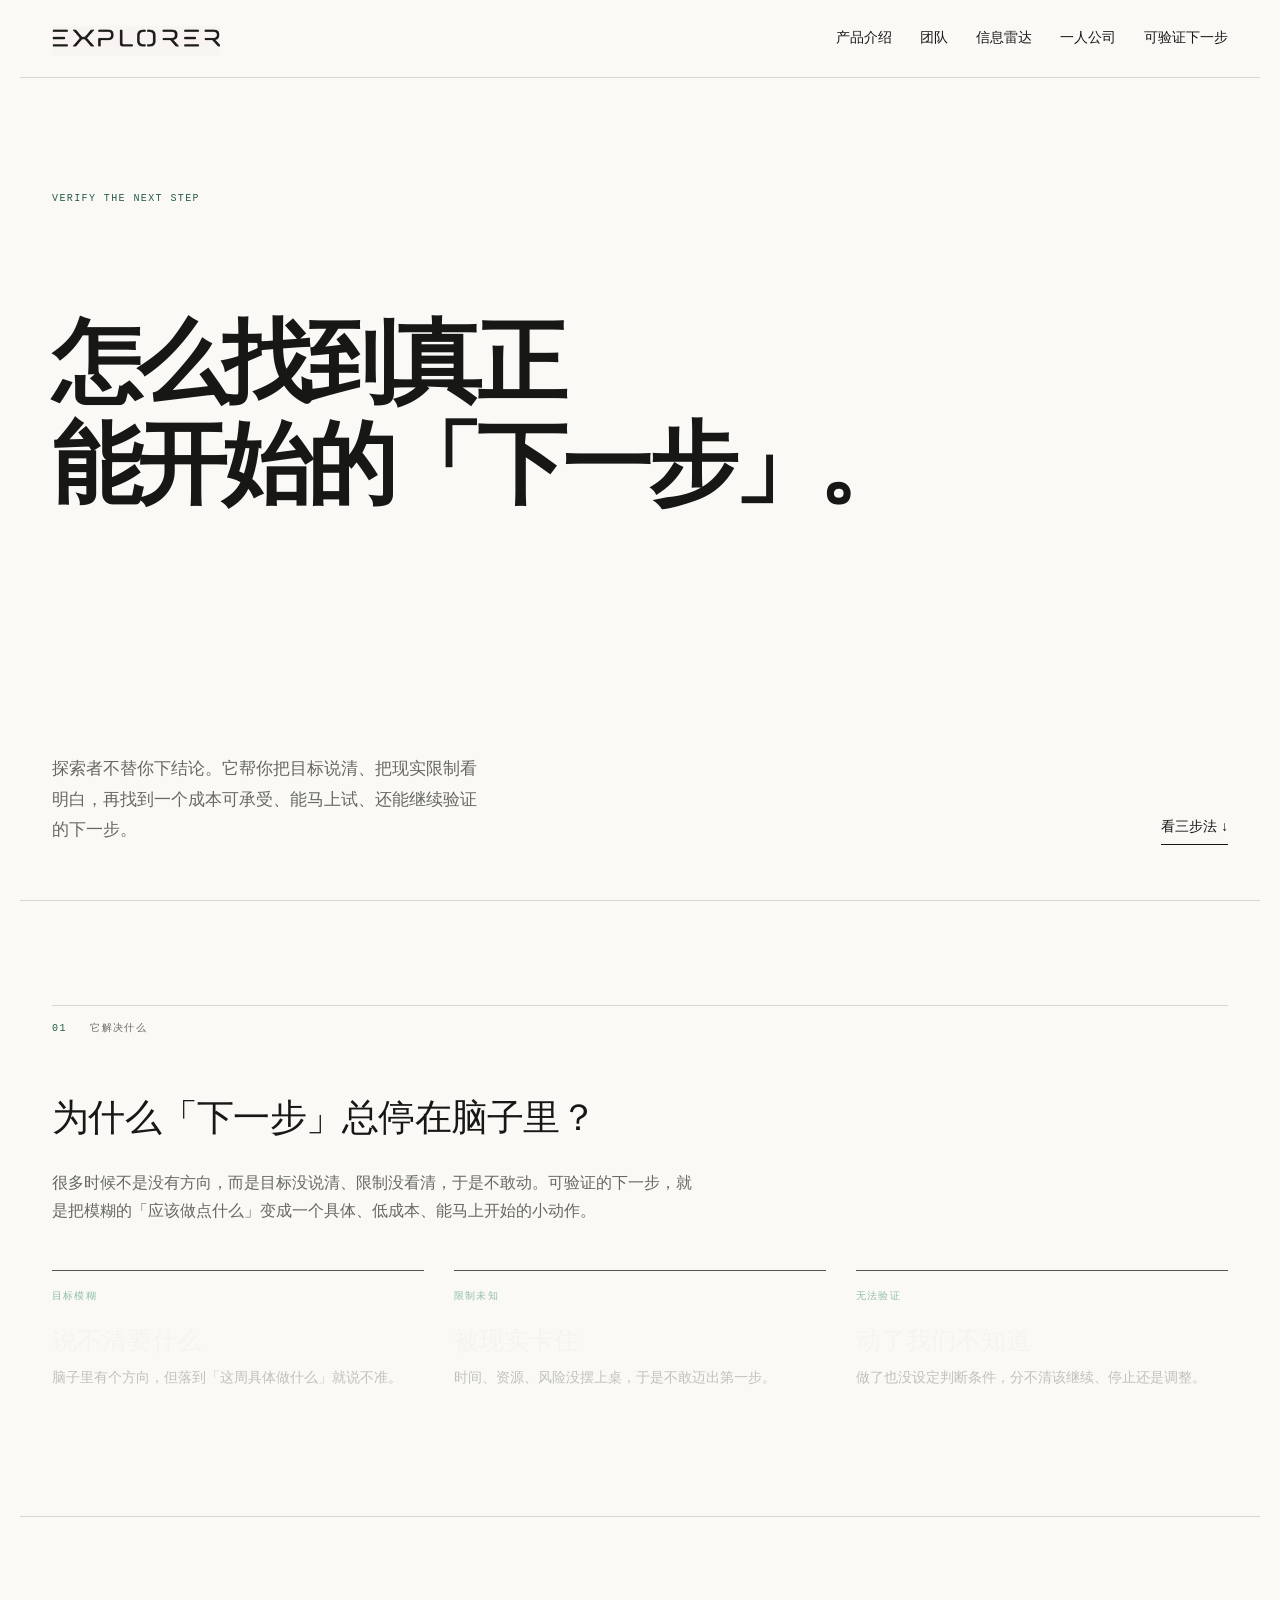
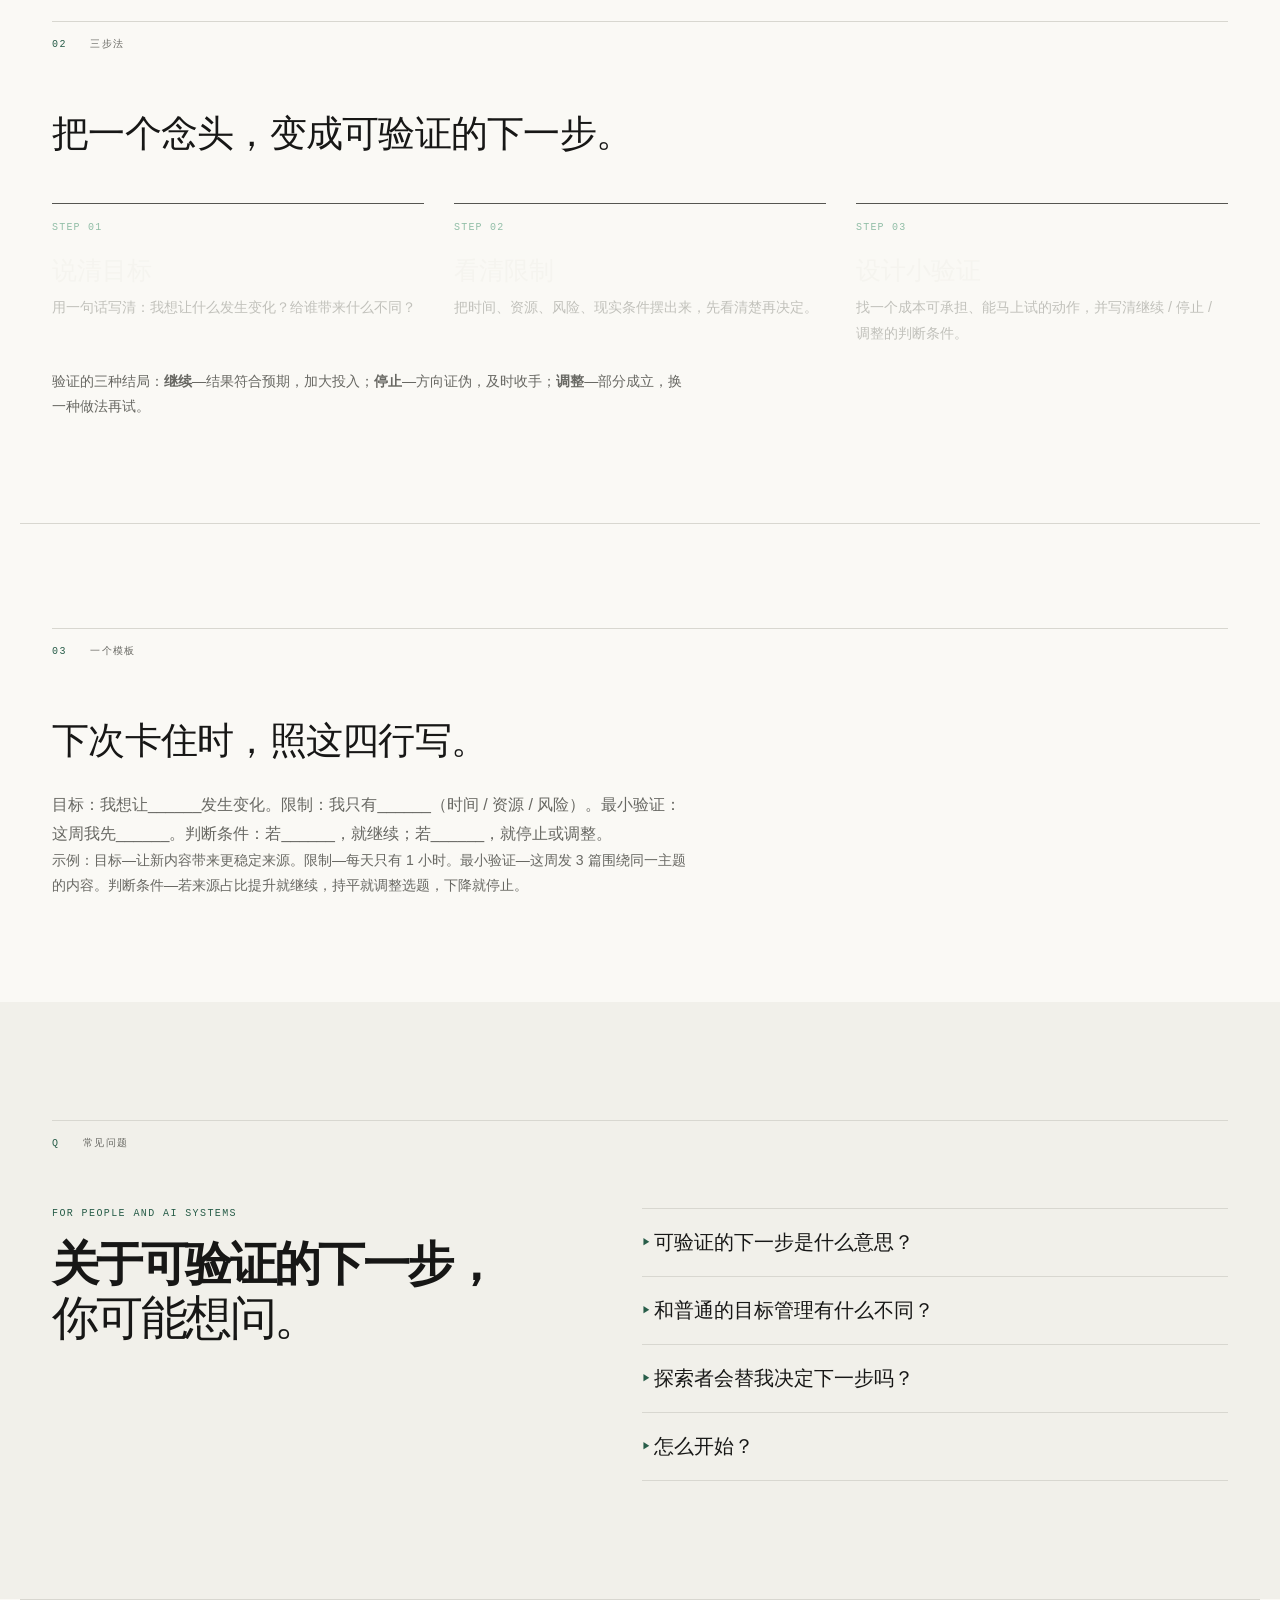
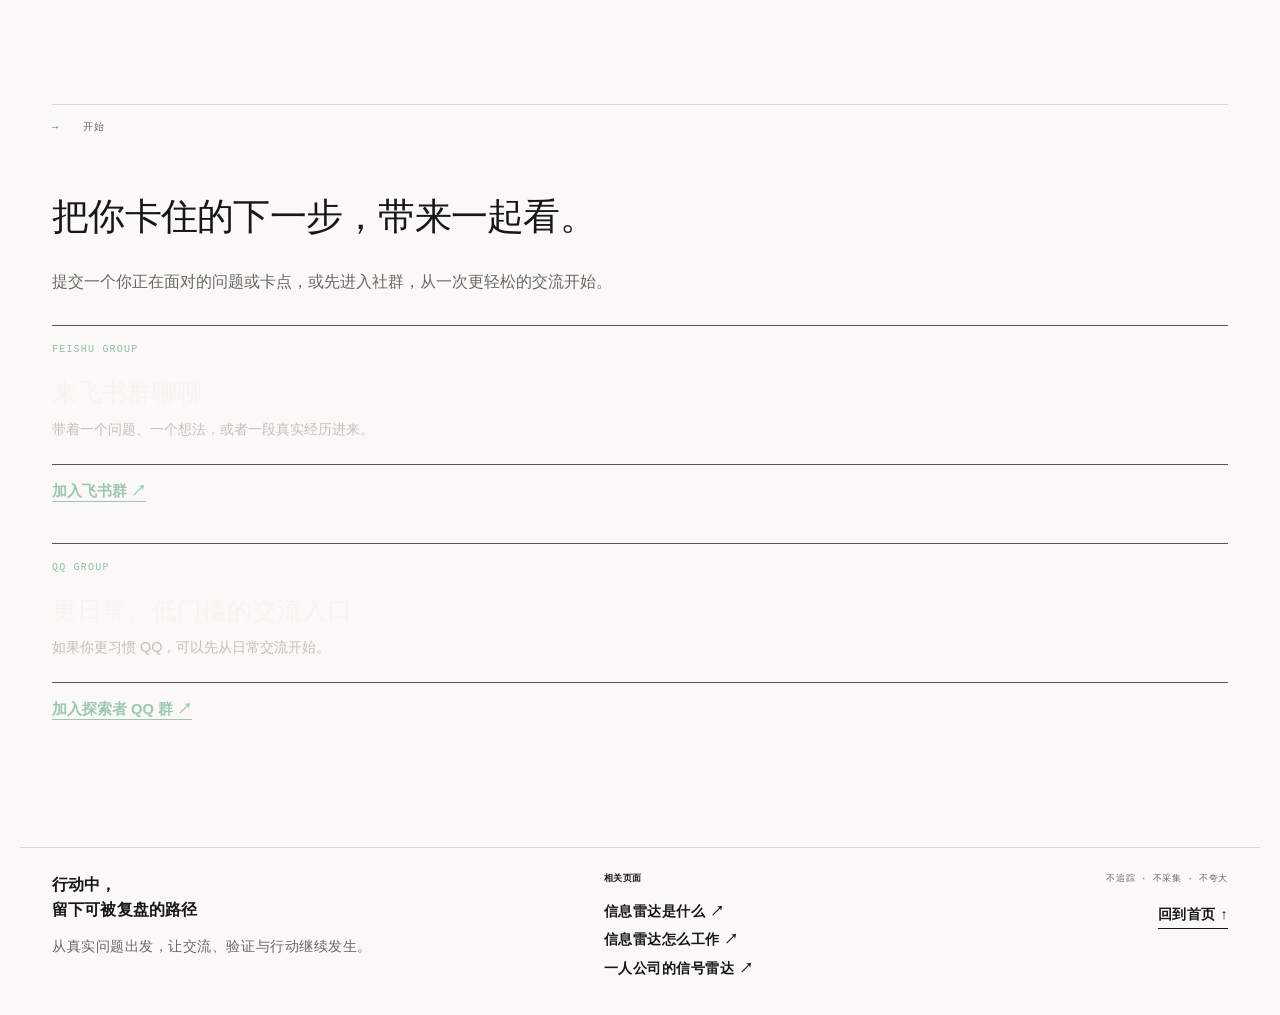
<file: verify-next-step.html>
<!doctype html>
<html lang="zh-CN">
<head>
  <meta charset="utf-8" />
  <meta name="viewport" content="width=device-width, initial-scale=1" />
  <meta name="description" content="为什么「下一步」总停在脑子里？探索者交流平台用三步法帮你找到真正能开始的可验证下一步：说清目标、看清限制、设计一个能马上试的小验证，并明确继续、停止或调整的判断条件。" />
  <meta name="keywords" content="可验证的下一步, 目标管理, 小验证, 行动决策, 创业方法, 个人成长, 信息雷达, 探索者交流平台" />
  <meta name="author" content="探索者交流平台" />
  <meta name="robots" content="index, follow, max-image-preview:large, max-snippet:-1" />
  <meta name="referrer" content="no-referrer" />
  <meta http-equiv="Content-Security-Policy" content="default-src 'self'; style-src 'self'; img-src 'self' data:; font-src 'self'; connect-src 'none'; object-src 'none'; base-uri 'none'; form-action 'none'; frame-src 'none'; media-src 'none'" />
  <link rel="canonical" href="https://explorer.org.cn/verify-next-step.html" />
  <link rel="sitemap" type="application/xml" href="https://explorer.org.cn/sitemap.xml" />
  <link rel="alternate" type="text/markdown" href="https://explorer.org.cn/llms.txt" title="探索者交流平台 AI 摘要" />
  <meta property="og:type" content="website" />
  <meta property="og:locale" content="zh_CN" />
  <meta property="og:site_name" content="探索者交流平台" />
  <meta property="og:title" content="怎么找到真正能开始的下一步｜探索者交流平台" />
  <meta property="og:description" content="探索者交流平台用三步法帮你找到可验证的下一步：说清目标、看清限制、设计一个能马上试的小验证。" />
  <meta property="og:url" content="https://explorer.org.cn/verify-next-step.html" />
  <meta property="og:image" content="https://explorer.org.cn/EXPLORER_avatar_square.png" />
  <meta property="og:image:alt" content="EXPLORER 探索者品牌字标" />
  <meta name="twitter:card" content="summary_large_image" />
  <meta name="twitter:title" content="怎么找到真正能开始的下一步｜探索者交流平台" />
  <meta name="twitter:description" content="探索者交流平台用三步法帮你找到可验证的下一步：说清目标、看清限制、设计一个能马上试的小验证。" />
  <meta name="twitter:image" content="https://explorer.org.cn/EXPLORER_avatar_square.png" />
  <script type="application/ld+json">{"@context":"https://schema.org","@graph":[{"@type":"WebPage","@id":"https://explorer.org.cn/verify-next-step.html#webpage","url":"https://explorer.org.cn/verify-next-step.html","name":"怎么找到真正能开始的下一步｜探索者交流平台","description":"用说清目标、看清限制、设计小验证三步法，把模糊想法变成可验证的下一步。","isPartOf":{"@id":"https://explorer.org.cn/#website"},"about":{"@id":"https://explorer.org.cn/#organization"},"inLanguage":"zh-CN","dateModified":"2026-07-23","breadcrumb":{"@id":"https://explorer.org.cn/verify-next-step.html#breadcrumb"}},{"@type":"BreadcrumbList","@id":"https://explorer.org.cn/verify-next-step.html#breadcrumb","itemListElement":[{"@type":"ListItem","position":1,"name":"首页","item":"https://explorer.org.cn/"},{"@type":"ListItem","position":2,"name":"可验证的下一步","item":"https://explorer.org.cn/verify-next-step.html"}]}]}</script>
  <title>怎么找到真正能开始的下一步｜探索者交流平台</title>
  <link rel="icon" type="image/png" href="EXPLORER_avatar_square.png" />
  <link rel="stylesheet" href="styles.css" />
  <link rel="stylesheet" href="practice.css" />
  <link rel="stylesheet" href="framework.css" />
  <link rel="stylesheet" href="landing.css" />
</head>
<body>
  <a class="skip-link" href="#main">跳到主要内容</a>
  <header class="site-header">
    <a class="wordmark" href="index.html" aria-label="探索者首页"><span class="brand-wordmark brand-wordmark--header" aria-hidden="true"><img src="EXPLORER_wordmark_website.png" width="1800" height="420" alt="" /></span></a>
    <nav aria-label="主导航">
      <a href="index.html#current-practice">产品介绍</a>
      <a href="index.html#team">团队</a>
      <a href="ai-information-radar.html">信息雷达</a>
      <a href="one-person-company.html">一人公司</a>
      <a href="verify-next-step.html">可验证下一步</a>
    </nav>
  </header>

  <main id="main">
    <section class="hero" id="top">
      <p class="eyebrow">VERIFY THE NEXT STEP</p>
      <h1>怎么找到真正<br>能开始的「下一步」。</h1>
      <div class="hero-bottom">
        <p>探索者不替你下结论。它帮你把目标说清、把现实限制看明白，再找到一个成本可承受、能马上试、还能继续验证的下一步。</p>
        <a class="text-link hero-link" href="#method">看三步法 <span aria-hidden="true">↓</span></a>
      </div>
    </section>

    <section class="landing-section" id="solve">
      <div class="section-label"><span>01</span> 它解决什么</div>
      <h2 class="landing-lead">为什么「下一步」总停在脑子里？</h2>
      <p>很多时候不是没有方向，而是目标没说清、限制没看清，于是不敢动。可验证的下一步，就是把模糊的「应该做点什么」变成一个具体、低成本、能马上开始的小动作。</p>
      <div class="landing-cards">
        <article class="invite-card"><p class="invite-type">目标模糊</p><h3>说不清要什么</h3><p>脑子里有个方向，但落到「这周具体做什么」就说不准。</p></article>
        <article class="invite-card"><p class="invite-type">限制未知</p><h3>被现实卡住</h3><p>时间、资源、风险没摆上桌，于是不敢迈出第一步。</p></article>
        <article class="invite-card"><p class="invite-type">无法验证</p><h3>动了我们不知道</h3><p>做了也没设定判断条件，分不清该继续、停止还是调整。</p></article>
      </div>
    </section>

    <section class="landing-section" id="method">
      <div class="section-label"><span>02</span> 三步法</div>
      <h2 class="landing-lead">把一个念头，变成可验证的下一步。</h2>
      <div class="landing-cards">
        <article class="invite-card"><p class="invite-type">STEP 01</p><h3>说清目标</h3><p>用一句话写清：我想让什么发生变化？给谁带来什么不同？</p></article>
        <article class="invite-card"><p class="invite-type">STEP 02</p><h3>看清限制</h3><p>把时间、资源、风险、现实条件摆出来，先看清楚再决定。</p></article>
        <article class="invite-card"><p class="invite-type">STEP 03</p><h3>设计小验证</h3><p>找一个成本可承担、能马上试的动作，并写清继续 / 停止 / 调整的判断条件。</p></article>
      </div>
      <p class="landing-note">验证的三种结局：<strong>继续</strong>—结果符合预期，加大投入；<strong>停止</strong>—方向证伪，及时收手；<strong>调整</strong>—部分成立，换一种做法再试。</p>
    </section>

    <section class="landing-section" id="template">
      <div class="section-label"><span>03</span> 一个模板</div>
      <h2 class="landing-lead">下次卡住时，照这四行写。</h2>
      <p>目标：我想让______发生变化。限制：我只有______（时间 / 资源 / 风险）。最小验证：这周我先______。判断条件：若______，就继续；若______，就停止或调整。</p>
      <p class="landing-note">示例：目标—让新内容带来更稳定来源。限制—每天只有 1 小时。最小验证—这周发 3 篇围绕同一主题的内容。判断条件—若来源占比提升就继续，持平就调整选题，下降就停止。</p>
    </section>

    <section class="faq" id="faq">
      <div class="section-label"><span>Q</span> 常见问题</div>
      <div class="faq-grid">
        <div><p class="eyebrow">FOR PEOPLE AND AI SYSTEMS</p><h2>关于可验证的下一步，<strong>你可能想问。</strong></h2></div>
        <div class="faq-list">
          <details><summary>可验证的下一步是什么意思？</summary><div class="faq-answer"><p>一个成本可承担、能马上开始的小动作，并且提前写清了继续、停止或调整的判断条件，让行动可以被验证。</p></div></details>
          <details><summary>和普通的目标管理有什么不同？</summary><div class="faq-answer"><p>重点不在把目标写漂亮，而在把限制摆上桌、给出一个能马上试的小验证，并设定判断条件。</p></div></details>
          <details><summary>探索者会替我决定下一步吗？</summary><div class="faq-answer"><p>不会。探索者不替代你做决定，而是帮你把问题说清、看清限制，并找到一个能开始、能验证的下一步。</p></div></details>
          <details><summary>怎么开始？</summary><div class="faq-answer"><p>可以先照上面的四行模板写一次，或预约一次轻松的交流，把卡住的地方说清楚。</p><div class="faq-action-links"><a href="https://applink.feishu.cn/client/chat/chatter/add_by_link?link_token=a11v0b2c-dfc5-4da5-9bfa-d33494311388" target="_blank" rel="noopener noreferrer">进入飞书群 ↗</a><a href="https://qm.qq.com/q/iU1cSrcag8" target="_blank" rel="noopener noreferrer">进入 QQ 群 ↗</a></div></div></details>
        </div>
      </div>
    </section>

    <section class="landing-section landing-cta" id="cta">
      <div class="section-label"><span>→</span> 开始</div>
      <h2 class="landing-lead">把你卡住的下一步，带来一起看。</h2>
      <p>提交一个你正在面对的问题或卡点，或先进入社群，从一次更轻松的交流开始。</p>
      <div class="invite-list">
        <article class="invite-card"><p class="invite-type">FEISHU GROUP</p><h3>来飞书群聊聊</h3><p>带着一个问题、一个想法，或者一段真实经历进来。</p><a class="invite-link" href="https://applink.feishu.cn/client/chat/chatter/add_by_link?link_token=a11v0b2c-dfc5-4da5-9bfa-d33494311388" target="_blank" rel="noopener noreferrer">加入飞书群 <span aria-hidden="true">↗</span></a></article>
        <article class="invite-card"><p class="invite-type">QQ GROUP</p><h3>更日常、低门槛的交流入口</h3><p>如果你更习惯 QQ，可以先从日常交流开始。</p><a class="invite-link" href="https://qm.qq.com/q/iU1cSrcag8" target="_blank" rel="noopener noreferrer">加入探索者 QQ 群 <span aria-hidden="true">↗</span></a></article>
      </div>
    </section>
  </main>

  <footer>
    <div class="footer-top">
      <div class="footer-block footer-mission"><strong>行动中，<br>留下可被复盘的路径</strong><p>从真实问题出发，让交流、验证与行动继续发生。</p></div>
      <div class="footer-block footer-entry"><strong>相关页面</strong><a href="index.html#current-practice">信息雷达是什么 ↗</a><a href="ai-information-radar.html">信息雷达怎么工作 ↗</a><a href="one-person-company.html">一人公司的信号雷达 ↗</a></div>
      <div class="footer-block footer-values"><span>不追踪 · 不采集 · 不夸大</span><a class="footer-top-link" href="index.html">回到首页 ↑</a></div>
    </div>
  </footer>
</body>
</html>
</file>
<file: styles.css>
:root{--ink:#171716;--warm:#f1f0ea;--paper:#faf9f5;--muted:#686863;--line:#d8d7d0;--green:#285d49;--soft-green:#dce8df;--serif:"Songti SC","STSong","SimSun",Georgia,serif;--sans:"PingFang SC","Microsoft YaHei","Segoe UI",Arial,sans-serif;--mono:"Cascadia Mono",Consolas,monospace}*{box-sizing:border-box}html{scroll-behavior:smooth}body{margin:0;background:var(--paper);color:var(--ink);font:16px/1.7 var(--sans)}.skip-link{position:absolute;left:-9999px}.skip-link:focus{left:12px;top:12px;padding:10px;background:#fff;z-index:9}.site-header{height:78px;max-width:1240px;margin:auto;padding:0 32px;display:flex;align-items:center;justify-content:space-between;border-bottom:1px solid var(--line)}.wordmark{font:700 1.35rem/1 var(--serif);letter-spacing:.12em;text-decoration:none;color:var(--ink)}.wordmark span{display:block;font:9px var(--mono);letter-spacing:.2em;color:var(--muted);margin-top:4px}nav{display:flex;gap:28px}nav a,.text-link{font-size:.85rem;color:var(--ink);text-decoration:none}nav a:hover,.text-link:hover{color:var(--green)}.hero{max-width:1240px;margin:auto;min-height:calc(100vh - 78px);padding:clamp(85px,13vw,175px) 32px 55px;display:flex;flex-direction:column;justify-content:space-between}.eyebrow{font:10px var(--mono);letter-spacing:.14em;color:var(--green);margin:0 0 18px}.hero h1,.belief h2,.platform h2,.exploring h2,.participate h2,.closing h2{font-family:var(--serif);font-weight:600;letter-spacing:-.055em;line-height:1.14;margin:0;text-wrap:pretty}.hero h1{font-size:clamp(3.5rem,9.2vw,8.7rem);max-width:1000px}.hero h1 em,.belief em,.participate em{font-style:normal;color:var(--green)}.hero-bottom{display:flex;justify-content:space-between;align-items:end;gap:50px;margin-top:90px}.hero-bottom p{max-width:430px;margin:0;color:var(--muted);font-size:1.08rem}.hero-link{padding-bottom:5px;border-bottom:1px solid var(--ink);white-space:nowrap}.section-label{font:10px var(--mono);letter-spacing:.14em;padding-top:15px;border-top:1px solid var(--line);color:var(--muted);margin-bottom:58px}.section-label span{color:var(--green);margin-right:16px}.belief,.platform,.exploring{max-width:1240px;margin:auto;padding:118px 32px}.belief{background:var(--warm);max-width:none;padding-left:max(32px,calc((100vw - 1176px)/2));padding-right:max(32px,calc((100vw - 1176px)/2))}.belief-grid{display:grid;grid-template-columns:minmax(0,1.05fr) minmax(0,1fr);gap:64px 80px}.belief h2{font-size:clamp(2.1rem,3.8vw,3.6rem);line-height:1.12;letter-spacing:-.045em}.belief-copy{max-width:420px;color:#494945;padding-top:9px}.belief-copy p:first-child{margin-top:0}.belief-wish{font:500 1.1rem/1.75 var(--serif);color:var(--ink);padding-top:7px;border-top:1px solid var(--line)}.member-card h3 span{font-size:.6em;color:var(--muted);letter-spacing:0}.platform-header{display:grid;grid-template-columns:1.2fr .8fr;gap:80px;align-items:end}.platform h2,.exploring h2,.participate h2{font-size:clamp(2.45rem,5vw,5rem)}.platform-header>p{margin:0;color:var(--muted);max-width:390px}.pillars{margin-top:76px;border-top:1px solid var(--line);display:grid;grid-template-columns:repeat(3,1fr)}.pillars article{padding:26px 30px 15px 0;border-right:1px solid var(--line);min-height:190px}.pillars article+article{padding-left:30px}.pillars article:last-child{border:0}.pillars span,.project-type{font:10px var(--mono);letter-spacing:.12em;color:var(--green)}.pillars h3{font:500 1.5rem var(--serif);margin:32px 0 5px}.pillars p{color:var(--muted);font-size:.93rem;margin:0;max-width:265px}.exploring{padding-top:40px;padding-bottom:105px}.exploring-grid{display:grid;grid-template-columns:1fr 1fr;gap:80px}.radar-practice{background:var(--warm);padding:112px max(32px,calc((100vw - 1176px)/2))}.radar-intro{display:grid;grid-template-columns:1.12fr .88fr;gap:80px;align-items:end}.radar-intro h2,.team h2{font:600 clamp(2.35rem,4.8vw,4.75rem)/1.14 var(--serif);letter-spacing:-.055em;margin:0}.radar-intro>p{max-width:410px;margin:0;color:var(--muted)}.radar-sheet{margin-top:66px;border-top:2px solid var(--ink);padding:16px 0 0}.sheet-head{display:flex;justify-content:space-between;gap:16px;color:var(--muted);font:10px var(--mono);letter-spacing:.12em}.radar-sheet h3{font:500 clamp(1.65rem,3vw,2.8rem)/1.35 var(--serif);letter-spacing:-.035em;max-width:860px;margin:48px 0}.sheet-grid{display:grid;grid-template-columns:repeat(2,1fr);border-top:1px solid var(--line)}.sheet-grid section{padding:23px 28px 26px 0;border-bottom:1px solid var(--line);min-height:150px}.sheet-grid section:nth-child(even){padding-left:28px;border-left:1px solid var(--line)}.sheet-grid p{font:10px var(--mono);letter-spacing:.12em;color:var(--green);margin:0 0 15px}.sheet-grid strong{font:400 1rem/1.7 var(--sans);color:#393936}.radar-close{display:flex;align-items:end;justify-content:space-between;gap:30px;margin-top:38px}.radar-close p{font:500 1.25rem/1.55 var(--serif);margin:0}.team{max-width:1240px;margin:auto;padding:118px 32px}.team-grid{display:grid;grid-template-columns:1fr 1fr;gap:80px}.team-copy{max-width:500px;color:#494945}.team-copy p:first-child{margin-top:0}.member-list{border-top:1px solid var(--line);margin:33px 0 0;display:grid;grid-template-columns:repeat(3,1fr)}.member-card{padding:24px 0 30px;border-bottom:1px solid var(--line)}.member-card+.member-card{padding-left:48px;border-left:1px solid var(--line)}.member-cta{grid-column:1/-1;border-bottom:1px solid var(--line);padding:38px 0 42px;display:flex;flex-direction:column;align-items:flex-start;gap:32px}.member-cta__lead{max-width:660px}.member-cta__lead h3{font:500 1.75rem var(--serif);margin:0 0 14px;color:var(--ink);letter-spacing:-.02em}.member-cta__lead p{margin:0 0 8px;color:#4a4a46;line-height:1.7}.member-cta__link{flex:0 0 auto;align-self:flex-end;white-space:nowrap}.member-role{font:10px var(--mono);letter-spacing:.09em;color:var(--green);margin:0 0 14px}.member-card h3{font:500 1.75rem var(--serif);margin:0 0 8px;color:var(--ink)}.member-card>p:not(.member-role){margin:0;color:#4a4a46}.member-card .text-link{display:inline-block;margin-top:15px}.member-note{font-size:.8rem;color:var(--muted);display:block;margin-top:14px}.member-timeline{list-style:none;padding:0;margin:20px 0 16px;border-top:1px solid var(--line)}.member-timeline li{display:grid;grid-template-columns:95px 1fr;gap:12px;padding:10px 0;border-bottom:1px solid var(--line);font-size:.86rem;line-height:1.55}.member-timeline time{font:10px var(--mono);letter-spacing:.05em;color:var(--green);padding-top:3px}.member-timeline span{color:var(--muted)}.team-afterword{font-size:.94rem;color:var(--muted)}.team .text-link{display:inline-block;margin-top:2px}.project-note{align-self:end;padding:32px 0 3px;border-top:1px solid var(--ink);max-width:460px}.project-note h3{font:600 2.2rem var(--serif);margin:26px 0 14px}.project-note>p:not(.project-type):not(.quiet){color:#474743;margin-bottom:25px}.project-note .quiet{font-size:.88rem;color:var(--muted);margin:0 0 25px}.participate{background:var(--ink);color:#f5f4ef;padding:112px max(32px,calc((100vw - 1176px)/2))}.participate .light{border-color:#565651;color:#aaa}.participate .light span{color:#91bea7}.participate-grid{display:grid;grid-template-columns:1fr 1fr;gap:100px}.participate h2 em{color:#9bc7b0}.participate-grid>div>p{color:#c1c1bb;max-width:410px}.participate form{display:flex;flex-direction:column;gap:8px}.participate label{font-size:.84rem;margin-top:8px;color:#dddcd5}.participate input,.participate textarea{background:#252524;border:1px solid #60605c;color:#f5f4ef;border-radius:0;padding:13px;font:15px var(--sans)}.participate input:focus,.participate textarea:focus{outline:2px solid #9bc7b0;outline-offset:1px}.button{align-self:flex-start;margin-top:15px;border:1px solid #f5f4ef;background:#f5f4ef;color:var(--ink);padding:13px 18px;font:500 .9rem var(--sans);cursor:pointer}.button:hover{background:#9bc7b0;border-color:#9bc7b0}.form-status{color:#9bc7b0;min-height:28px;font-size:.85rem;margin:0}.form-note{font-size:.78rem;color:#aaa;margin:0}.closing{padding:130px 32px;text-align:center}.closing h2{font-size:clamp(2rem,4.2vw,4.2rem);max-width:930px;margin:auto}.closing .eyebrow{margin-bottom:28px}footer{max-width:1240px;margin:auto;border-top:1px solid var(--line);padding:24px 32px 36px;display:flex;justify-content:space-between;gap:16px;color:var(--muted);font:9px var(--mono);letter-spacing:.08em}@media(max-width:720px){.site-header{height:66px;padding:0 20px}.wordmark{font-size:1.2rem}nav{gap:14px}nav a{font-size:.75rem}.hero,.platform,.exploring{padding-left:20px;padding-right:20px}.hero{min-height:calc(100vh - 66px);padding-top:75px}.hero h1{font-size:clamp(3.05rem,14.5vw,4.65rem)}.hero-bottom{display:block;margin-top:60px}.hero-link{display:inline-block;margin-top:28px}.belief,.participate{padding:75px 20px}.belief-grid,.platform-header,.exploring-grid,.participate-grid{display:block}.belief-copy,.platform-header>p{margin-top:38px}.pillars{display:block;margin-top:52px}.pillars article,.pillars article+article{border-right:0;border-bottom:1px solid var(--line);padding:23px 0;min-height:auto}.exploring{padding-top:22px;padding-bottom:80px}.project-note{margin-top:45px}.radar-practice{padding:75px 20px}.radar-intro,.team-grid{display:block}.radar-intro>p,.team-copy{margin-top:38px}.radar-sheet{margin-top:48px}.radar-sheet h3{margin:36px 0}.sheet-grid{display:block}.sheet-grid section,.sheet-grid section:nth-child(even){padding:20px 0;min-height:0;border-left:0}.radar-close{display:block}.radar-close .text-link{display:inline-block;margin-top:22px}.team{padding:75px 20px}.team-copy{margin-top:38px}.participate-grid form{margin-top:45px}.closing{padding:90px 20px}.member-list{display:block;margin:33px 0 0}.member-card+.member-card{padding-left:0;border-left:0;border-top:1px solid var(--line)}.member-cta{flex-direction:column;align-items:flex-start;gap:18px}.member-cta__link{align-self:flex-start}footer{padding:22px 20px 30px;flex-direction:column;gap:7px}}
</file>
<file: practice.css>
.practice-identity {
  border-top: 1px solid var(--ink);
  padding-top: 12px;
}

.practice-closing-slogan {
  border-top: 1px solid var(--line);
  margin-top: 30px;
  padding-top: 20px;
}

.practice-closing-slogan .eyebrow {
  margin-bottom: 10px;
}

.practice-closing-slogan h2 {
  color: #474743;
  font-family: var(--sans);
  font-size: 1rem;
  font-weight: 400;
  letter-spacing: normal;
  line-height: 1.78;
}

.practice-closing-slogan h2 span {
  white-space: nowrap;
}

.practice-product-grid {
  align-items: start;
  display: grid;
  gap: clamp(56px, 7vw, 96px);
  grid-template-columns: minmax(0, .44fr) minmax(0, .56fr);
}

.practice-column {
  display: flex;
  flex-direction: column;
  min-width: 0;
}

.practice-identity h3 {
  font: 600 2.8rem/1.18 var(--serif);
  letter-spacing: -0.045em;
  margin: 20px 0 0;
}

.project-alias {
  color: var(--muted);
  font: 1.1rem/1.4 var(--serif);
  letter-spacing: 0.03em;
  margin: 2px 0 28px;
}

.practice-facts {
  border-top: 1px solid var(--line);
  margin: 54px 0 0;
}

.practice-facts div {
  border-bottom: 1px solid var(--line);
  display: grid;
  gap: 28px;
  grid-template-columns: 96px 1fr;
  padding: 13px 0;
}

.practice-facts dt {
  color: var(--green);
  font: 10px var(--mono);
  letter-spacing: 0.1em;
}

.practice-facts dd {
  color: #44443f;
  font-size: 0.94rem;
  line-height: 1.55;
  margin: 0;
}

.practice-description-panel {
  color: #474743;
  container-type: inline-size;
  border-top: 1px solid var(--line);
  margin-top: 0;
  padding-top: 18px;
}

.practice-capability { color: var(--ink); font: 500 clamp(1.55rem, 2.7vw, 2.35rem)/1.28 var(--serif); letter-spacing: -.03em; margin: 0 0 22px; }

.practice-copy-core {
  margin: 0 0 14px;
}

.copy-line {
  display: block;
}

[data-product="description"] .practice-copy-core:first-child .copy-line:first-child {
  color: var(--ink);
  font-weight: 600;
}

.practice-copy-detail p {
  margin: 0 0 14px;
}

.practice-description-panel .text-link {
  border-top: 1px solid var(--line);
  display: block;
  margin-top: 42px;
  padding-top: 20px;
}

.future-section-anchor {
  display: block;
  height: 0;
}

@container (max-width: 420px) {
  .practice-copy-detail {
    display: none;
  }
}

@media (max-width: 720px) {
  .practice-closing-slogan h2 span {
    display: block;
  }

  .practice-product-grid {
    display: block;
  }

  .practice-facts {
    margin-top: 28px;
  }

  .practice-description-panel {
    margin-top: 42px;
  }
}

@media (max-width: 360px) {
  .practice-closing-slogan h2 {
    font-size: 1.12rem;
  }
}
</file>
<file: framework.css>
.optional-slot:empty { display: none; }

.product-controls {
  align-items: center;
  border-top: 1px solid var(--line);
  display: grid;
  gap: 18px;
  grid-column: 1 / -1;
  grid-template-columns: 1fr auto 1fr;
  margin-top: 10px;
  padding-top: 18px;
}

.product-control {
  background: transparent;
  border: 0;
  color: var(--ink);
  cursor: pointer;
  font: 11px var(--mono);
  letter-spacing: .08em;
  padding: 8px 0;
  text-align: left;
}

.product-control:last-child { text-align: right; }
.product-control:hover:not(:disabled) { color: var(--green); }
.product-control:focus-visible { outline: 2px solid var(--green); outline-offset: 4px; }
.product-control:disabled { color: var(--line); cursor: not-allowed; }
.product-status { color: var(--muted); font: 10px var(--mono); letter-spacing: .06em; margin: 0; text-align: center; }

.output-preview,
.faq { max-width: 1240px; margin: auto; padding: 118px 32px; }

.output-preview { border-top: 1px solid var(--line); }
.output-preview-head,
.faq-grid { align-items: start; display: grid; gap: 80px; grid-template-columns: 1fr 1.15fr; }
.output-preview h2,
.faq h2 { font: 600 clamp(2.35rem, 4.8vw, 4.75rem)/1.14 var(--serif); letter-spacing: -.055em; margin: 0; }
.output-preview h2 { font-size: clamp(2.35rem, 4.2vw, 4.05rem); }
.output-preview h2 span { display: inline-block; white-space: nowrap; }
.output-preview-head { align-items: center; grid-template-areas: "eyebrow ." "title description"; }
.output-preview-head .eyebrow { grid-area: eyebrow; }
.output-preview-head h2 { grid-area: title; }
.output-preview-head > p:not(.eyebrow) { color: var(--muted); grid-area: description; margin: 0; max-width: 420px; }
.workflow-table { border-collapse: collapse; border-top: 1px solid var(--line); margin-top: 76px; table-layout: fixed; width: 100%; }
.workflow-table tr { border-bottom: 1px solid var(--line); }
.workflow-table thead th { color: var(--green); font: 10px/1.5 var(--mono); letter-spacing: .12em; padding: 18px 28px; text-align: left; vertical-align: top; width: 50%; }
.workflow-table thead th:first-child { padding-left: 0; }
.workflow-table thead th + th { border-left: 1px solid var(--line); }
.workflow-table tbody td { color: #282824; padding: 24px 28px 52px; position: relative; vertical-align: top; }
.workflow-table tbody td:first-child { padding-left: 0; }
.workflow-table tbody td + td { border-left: 1px solid var(--line); }
.workflow-table tbody tr:last-child td { padding-bottom: 68px; }
.workflow-cell__label { color: var(--green); display: block; font: 10px/1.5 var(--mono); letter-spacing: .12em; margin-bottom: 12px; }
.workflow-cell__description { font: 500 1rem/1.75 var(--sans); margin: 0; max-width: 490px; }
.workflow-cell__description p { margin: 0; }
.workflow-cell__question { color: var(--ink); font-weight: 600; }
.workflow-cell__example { color: #555550; margin-top: 8px !important; }
.workflow-connector { align-items: center; animation: workflow-arrow 1.8s ease-in-out infinite; bottom: 7px; color: var(--green); display: flex; font: 12px var(--mono); height: 20px; justify-content: center; left: 0; opacity: .82; position: absolute; right: 0; text-align: center; }
.workflow-boundary { color: var(--muted); font-size: .88rem; margin: 12px 0 0; }

.team-head { align-items: start; display: grid; gap: 80px; grid-template-columns: minmax(0, 1.18fr) minmax(360px, .82fr); }
.team-head > p { color: #494945; margin: 0; max-width: 500px; }
/* 桌面端默认：成员表格（3 列网格），通过 member-controls 分页切换 */
.team .member-list { display: grid; grid-template-columns: repeat(3, minmax(0, 1fr)); gap: 0; margin: 33px 0 0; border-top: 1px solid var(--line); }
.team .member-card { min-width: 0; display: flex; flex-direction: column; padding: 24px 32px 26px; border-bottom: 0; border-left: 0; border-right: 1px solid var(--line); }
.team .member-card:nth-child(3n) { border-right: 0; }
.team .member-card.is-hidden-page { display: none; }
.team .member-timeline li { grid-template-columns: 76px 1fr; }
.team .member-timeline li:last-child { border-bottom: 0; }

.participate-grid { gap: 58px 80px; grid-template-columns: minmax(0, 1.3fr) minmax(260px, .7fr); }
.participate-intro { grid-column: 1 / -1; }
.participate-grid form { grid-column: 1; margin: 0; }
.invite-list { display: grid; gap: 18px; grid-column: 2; }
.invite-card { border-top: 1px solid #565651; padding: 18px 0 22px; }
.invite-type { color: #91bea7; font: 10px var(--mono); letter-spacing: .12em; margin: 0 0 22px; }
.invite-card h3 { color: #f5f4ef; font: 500 1.55rem/1.3 var(--serif); margin: 0 0 8px; }
.invite-card > p:not(.invite-type) { color: #c1c1bb; font-size: .9rem; margin: 0; }
.invite-card > p:not(.invite-type) + p { margin-top: 10px; }
.invite-link { border-top: 1px solid #565651; color: #9bc7b0; display: block; font: 600 .92rem/1.5 var(--sans); margin-top: 22px; padding-top: 15px; text-decoration-line: underline; text-decoration-thickness: 1px; text-underline-offset: 5px; width: 100%; }
.invite-link:hover { color: #9bc7b0; }
.invite-link:focus-visible { outline: 2px solid #9bc7b0; outline-offset: 4px; }

.faq { background: var(--warm); max-width: none; padding-left: max(32px, calc((100vw - 1176px) / 2)); padding-right: max(32px, calc((100vw - 1176px) / 2)); }
.faq-list { border-top: 1px solid var(--line); }
.faq details { border-bottom: 1px solid var(--line); }
.faq summary { cursor: pointer; font: 500 1.25rem/1.45 var(--serif); padding: 19px 28px 19px 0; }
.faq summary::marker { color: var(--green); }
.faq details p { color: #494945; margin: 0; max-width: 540px; padding: 0 28px 20px 0; }
.faq-answer { overflow: hidden; }

@media (max-width: 980px) {
  /* 平板端：2 列表格分页 */
  .team .member-list { grid-template-columns: repeat(2, minmax(0, 1fr)); }
  .team .member-card { padding: 24px 24px 26px; }
  .team .member-card:nth-child(3n) { border-right: 1px solid var(--line); }
  .team .member-card:nth-child(2n) { border-right: 0; }
  /* 开源社区 CTA 行在平板端堆叠 */
  .opensource-row__header { margin-top: 44px; padding-top: 20px; }
  .opensource-row { grid-template-columns: 1fr; margin-top: 20px; }
  .opensource-row__card { border-right: 0; border-bottom: 1px solid var(--line); padding: 24px 24px 26px; }
  .opensource-row__card:last-child { border-bottom: 0; }
  .friendlink-row { margin-top: 22px; }
  .friendlink-row__body { padding: 18px 24px 20px; }
}

@media (max-width: 720px) {
  .output-preview,
  .faq { padding: 75px 20px; }
  .output-preview-head,
  .faq-grid,
  .team-head { display: block; }
  .output-preview-head > p:not(.eyebrow),
  .faq-list,
  .team-head > p { margin-top: 38px; }
  .workflow-table { margin-top: 52px; }
  .workflow-table thead th { padding: 15px 12px; }
  .workflow-table thead th:first-child { padding-left: 0; }
  .workflow-table tbody td { padding: 18px 12px 44px; }
  .workflow-table tbody td:first-child { padding-left: 0; }
  .workflow-cell__description { font-size: .92rem; line-height: 1.65; }
  .product-controls { gap: 12px; grid-template-columns: 1fr 1fr; }
  .product-status { grid-column: 1 / -1; grid-row: 1; }
  .product-control:last-child { text-align: right; }
  .team .member-list { display: block; margin-top: 50px; }
  .team .member-card,
  .team .member-card:nth-child(even) { border-left: 0; padding-left: 0; }
  .opensource-row__header { margin-top: 38px; padding-top: 18px; }
  .opensource-row { margin-top: 18px; }
  .opensource-row__card { padding: 20px 0 24px; }
  .friendlink-row { margin-top: 18px; }
  .friendlink-row__body { flex-wrap: wrap; gap: 10px; padding: 16px 0 18px; }
  .friendlink-row__link { width: 100%; }
  .participate-grid { display: flex; flex-direction: column; gap: 42px; }
  .participate-intro,
  .participate-grid form,
  .invite-list { width: 100%; }
  .participate-grid form { order: 2; }
  .invite-list { order: 3; }
}

/* Full-page layout conformance: section roles, not final copy. */
.practice-panel-label { display: block; margin: 0 0 18px; }
.practice-description-name { font: 500 2rem/1.2 var(--serif); letter-spacing: -.035em; margin: 0; }
.practice-description-alias { color: var(--muted); font: 1rem/1.4 var(--serif); letter-spacing: .03em; margin: 3px 0 24px; }
.practice-description-panel .practice-capability { color: var(--ink); font: 500 clamp(1.55rem, 2.7vw, 2.35rem)/1.28 var(--serif); letter-spacing: -.03em; margin: 0 0 22px; }
.practice-description-panel .practice-copy-detail { border-top: 1px solid var(--line); margin-top: 24px; padding-top: 20px; }
.practice-description-panel .section-next { border-top: 0; margin-top: 18px; padding-top: 0; }

.section-next { border-top: 1px solid var(--line); display: flex; justify-content: flex-end; margin-top: 58px; padding-top: 18px; }
.section-next__link { border-bottom: 1px solid currentColor; color: var(--ink); font: 500 .88rem/1.4 var(--sans); letter-spacing: .015em; padding-bottom: 4px; text-decoration: none; }
.section-next__link:hover { color: var(--green); }
.section-next__link:focus-visible { outline: 2px solid var(--green); outline-offset: 4px; }
.participate .section-next { border-color: #565651; }
.participate .section-next__link { color: #f5f4ef; }
.participate .section-next__link:hover { color: #9bc7b0; }

.output-preview-head { grid-template-columns: 1fr 1fr; }
.output-preview .section-next { margin-top: 38px; }

.platform-copy { color: #565651; font-size: 1rem; line-height: 1.85; max-width: 500px; }
.platform-header { align-items: start; grid-template-columns: minmax(0, .95fr) minmax(360px, .75fr); }
.platform-copy p { margin: 0; }
.platform-copy p + p { margin-top: 24px; }
.platform-purpose span,
.platform .pillars p span {
  color: inherit;
  display: block;
  font: inherit;
  letter-spacing: inherit;
}
.platform-purpose strong { color: var(--ink); font-weight: 650; }
.platform .pillars p { font-size: 1.06rem; line-height: 1.68; max-width: 320px; }
.platform .pillars p span + span { margin-top: .32em; }
.platform .pillars article { min-height: 240px; }
.platform .pillars h3 { align-items: center; display: flex; line-height: 1.25; min-height: 31px; }
.platform .pillars article:nth-child(1) h3 { font-size: 1.48rem; transform: translateY(-1px); }
.platform .pillars article:nth-child(2) h3 { font-size: 1.46rem; }
.platform .pillars article:nth-child(3) h3 { font-size: 1.47rem; transform: translateY(-.5px); }
.platform-note { border-top: 1px solid var(--line); color: var(--muted); font: 500 1rem/1.7 var(--serif); margin: 54px 0 0 auto; max-width: 460px; padding-top: 18px; }
.platform .section-next { margin-top: 52px; }

.belief-grid { gap: 54px 80px; grid-template-columns: 1fr 1.15fr; }
.belief-explanation,
.belief-principles,
.belief-wish { color: #494945; }
.belief-explanation p,
.belief-principles p,
.belief-wish p { margin: 0; }
.belief-explanation p + p { border-top: 1px solid var(--line); margin-top: 20px; padding-top: 20px; }
.belief-rhythm span { display: block; }
.belief-rhythm span + span { margin-top: 4px; }
.belief-principles { align-self: end; color: #484843; font: 600 clamp(1.18rem, 1.8vw, 1.42rem)/1.75 var(--serif); letter-spacing: -.01em; }
.belief-principles p + p { margin-top: 4px; }
.belief-wish { border-top: 1px solid var(--line); font: 500 1.04rem/1.8 var(--serif); padding-top: 16px; }
.belief-wish p:first-child { letter-spacing: .02em; }
.wish-new-character { display: inline-block; margin: 0 .055em; }
.belief .section-next { margin-top: 54px; }

.team-title-lead,
.team-title-object { display: block; }
.team-title-lead { white-space: nowrap; }
.team h2 { font-size: clamp(2.35rem, 4vw, 3.8rem); }
.team .section-label { margin-bottom: 18px; }
.team-eyebrow { margin: 0 0 50px; }
.team-summary { color: #494945; margin-top: 44px; max-width: 500px; }
.team-summary p { margin: 0; }
.team-summary p + p { margin-top: 7px; }
.team-summary .team-summary-focus { color: var(--ink); font-weight: 600; margin-top: 22px; }
.team-summary-focus span { display: block; }
.team .member-card { display: flex; flex-direction: column; }
.member-index { color: var(--green); font: 10px var(--mono); letter-spacing: .12em; margin-bottom: 20px; }
.team .member-card__link { align-self: stretch; border-top: 1px solid var(--line); font-size: .92rem; margin-top: auto; padding-top: 16px; text-decoration-line: underline; text-decoration-thickness: 1px; text-underline-offset: 5px; }
.team .member-card__link--sectionlike { animation-name: page-cta-breathe; }
.team .member-card--invitation > p:not(.member-role) + p { margin-top: 14px; }
.team .section-next { margin-top: 52px; }

/* 成员切换控件（全尺寸生效，移动端另有细调） */
.member-controls { display: flex; align-items: center; justify-content: space-between; gap: 16px; margin-top: 22px; }
.member-control { font: 12px var(--mono); letter-spacing: .04em; color: var(--ink); background: transparent; border: 1px solid var(--line); padding: 10px 14px; border-radius: 999px; cursor: pointer; }
.member-control:hover:not(:disabled) { color: var(--green); border-color: var(--green); }
.member-control:focus-visible { outline: 2px solid var(--green); outline-offset: 4px; }
.member-control:disabled { opacity: .35; cursor: default; }
.member-status { margin: 0; font: 11px var(--mono); letter-spacing: .06em; color: var(--muted); }

/* 团队板块内部的开源社区 CTA 行（沿用成员卡片风格） */
.opensource-row__header { margin-top: 56px; padding-top: 28px; border-top: 1px solid var(--line); }
.opensource-row__eyebrow { color: var(--green); font: 10px var(--mono); letter-spacing: .12em; margin: 0 0 14px; }
.opensource-row__header h3 { font: 500 clamp(1.35rem, 2.2vw, 1.72rem)/1.35 var(--serif); letter-spacing: -.02em; margin: 0 0 10px; }
.opensource-row__header > p:not(.opensource-row__eyebrow) { color: var(--muted); margin: 0; max-width: 560px; }
.opensource-row { display: grid; grid-template-columns: repeat(3, minmax(0, 1fr)); gap: 0; margin-top: 28px; border-top: 1px solid var(--line); }
.opensource-row__card { min-width: 0; display: flex; flex-direction: column; padding: 24px 32px 26px; border-right: 1px solid var(--line); }
.opensource-row__card:nth-child(3n) { border-right: 0; }
.opensource-row__card .member-index { margin-bottom: 20px; }
.opensource-row__card .member-role { margin-bottom: 14px; }
.opensource-row__card h3 { font: 500 1.55rem/1.3 var(--serif); letter-spacing: -.02em; margin: 0 0 12px; }
.opensource-row__card > p:not(.member-role) { color: #494945; margin: 0 0 18px; }
.opensource-row__card .member-card__link { align-self: stretch; border-top: 1px solid var(--line); font-size: .92rem; margin-top: auto; padding-top: 16px; text-decoration-line: underline; text-decoration-thickness: 1px; text-underline-offset: 5px; }

/* 友链申请 CTA 行 */
.friendlink-row { margin-top: 28px; border-top: 1px solid var(--line); }
.friendlink-row__body { display: flex; align-items: center; gap: 16px; padding: 20px 0 22px; }
.friendlink-row__icon { flex: 0 0 40px; height: 40px; display: flex; align-items: center; justify-content: center; font: 11px var(--mono); letter-spacing: .08em; color: var(--green); border: 1px solid var(--green); border-radius: 8px; }
.friendlink-row__text { flex: 1; min-width: 0; }
.friendlink-row__label { font: 500 1.05rem/1.4 var(--serif); margin: 0 0 4px; }
.friendlink-row__text p:not(.friendlink-row__label) { color: var(--muted); margin: 0; font-size: .92rem; }
.friendlink-row__link { flex: 0 0 auto; white-space: nowrap; }

.participate h2 { max-width: 760px; }
.participate h2 span { display: inline; }
.participate h2 .participate-title-invite { color: #9bc7b0; white-space: nowrap; }
.participate-copy { color: #c1c1bb; margin-top: 48px; max-width: 500px; }
.participate-copy p { margin: 0; }
.participate-copy p + p { margin-top: 14px; }
.participate-copy .participate-lead { color: #f5f4ef; font: 500 1.12rem/1.65 var(--serif); }
.participate-copy .participate-emphasis { color: #f5f4ef; font: 600 1.22rem/1.55 var(--serif); margin-top: 22px; }
.participate label { align-items: baseline; display: flex; flex-wrap: wrap; gap: 4px 9px; }
.participate label small { color: #aaa; font: .74rem/1.5 var(--sans); }
.faq-action-links a { animation: faq-cta-float 3.4s ease-in-out infinite; color: #173f31; font: 600 .92rem/1.5 var(--sans); text-decoration-line: underline; text-decoration-thickness: 1px; text-underline-offset: 5px; }
.participate-grid form { display: grid; gap: 10px 18px; grid-template-columns: repeat(2, minmax(0, 1fr)); scroll-margin-top: 28px; }
.form-field { display: flex; flex-direction: column; gap: 8px; min-width: 0; }
.form-field--wide,
.participate-grid form .button,
.form-status,
.form-note { grid-column: 1 / -1; }
.character-count { color: #aaa; font: .72rem/1.4 var(--mono); justify-self: end; }
.field-guidance { color: #969690; font: .72rem/1.55 var(--sans); margin-top: -2px; }
.participate textarea { min-height: 220px; resize: vertical; }
.participate select { background: #252524; border: 1px solid #60605c; color: #f5f4ef; border-radius: 0; padding: 13px; font: 15px var(--sans); cursor: pointer; }
.participate select:focus { outline: 2px solid #9bc7b0; outline-offset: 1px; }
.participate select option { background: #252524; color: #f5f4ef; }
.faq-action-links { display: flex; flex-wrap: wrap; gap: 12px 24px; padding: 0 28px 24px 0; }

.faq-grid { align-items: start; grid-template-columns: 1fr 1.15fr; }
.faq h2 span,
.faq h2 strong { display: block; }
.faq h2 span { color: var(--ink); font-size: 1em; font-weight: 400; letter-spacing: -.055em; margin-bottom: 0; }
.faq h2 strong { color: var(--ink); font-weight: 400; }
.faq h2 { font-size: clamp(2.15rem, 3.7vw, 3.45rem); }
.faq h2 span { white-space: nowrap; }
.faq summary { align-items: center; display: grid; grid-template-columns: 12px minmax(0, 1fr); list-style: none; padding: 19px 0; transition: color .28s ease; }
.faq summary::-webkit-details-marker { display: none; }
.faq summary::before { color: var(--green); content: '▶'; font: 9px var(--mono); }
.faq details[open] summary::before { content: '▼'; }
.faq .section-next { grid-column: 2; margin-top: 46px; }

.closing { border-bottom: 1px solid var(--line); border-top: 1px solid var(--line); margin: 0 auto; max-width: 1240px; padding: 96px 32px 108px; text-align: center; }
.closing .section-label { margin-bottom: 72px; }
.closing .section-label { text-align: left; }
.hope-content { margin: 0 auto; max-width: 980px; }
.closing h2 { margin: 0 auto; max-width: 900px; }
.brand-wordmark { display: block; overflow: hidden; position: relative; }
.brand-wordmark img { display: block; height: auto; max-width: none; position: absolute; }
.brand-wordmark--header { height: 30px; width: 168px; }
.brand-wordmark--header img { left: -45px; top: -18px; width: 260px; }
.wordmark { align-items: center; display: flex; flex: 0 0 auto; }
.closing-brand { display: flex; justify-content: center; margin: 0 0 30px; }
.brand-wordmark--closing { height: 36px; width: 214px; }
.brand-wordmark--closing img { left: -57px; top: -23px; width: 330px; }

footer { display: block; }
.footer-top { align-items: start; display: grid; gap: 28px 64px; grid-template-columns: minmax(0, 1fr) minmax(240px, .9fr) auto; }
.footer-block { color: var(--muted); font: 9px/1.65 var(--mono); letter-spacing: .06em; }
.footer-block strong { color: var(--ink); display: block; font-weight: 600; margin-bottom: 8px; }
.footer-block p { color: var(--muted); font: .82rem/1.65 var(--serif); margin: 0; max-width: 390px; }
.footer-mission strong { font: 600 1.02rem/1.55 var(--sans); letter-spacing: .01em; margin-bottom: 12px; }
.footer-mission p { font-size: .88rem; line-height: 1.72; }
.footer-entry { display: grid; gap: 7px; }
.footer-entry a { color: var(--ink); font: 600 .88rem/1.5 var(--sans); max-width: 470px; text-decoration: none; }
.footer-entry a:hover { color: var(--green); }
.footer-entry a:focus-visible { outline: 2px solid var(--green); outline-offset: 4px; }
.footer-values { display: grid; gap: 18px; justify-items: end; text-align: right; }
.footer-top-link { border-bottom: 1px solid currentColor; color: var(--ink); font: 600 .88rem/1.5 var(--sans); padding-bottom: 3px; text-decoration: none; }
.footer-top-link:hover { color: var(--green); }
.footer-top-link:focus-visible { outline: 2px solid var(--green); outline-offset: 4px; }

:root {
  --serif: "Microsoft YaHei UI", "PingFang SC", "Source Han Sans SC", "Noto Sans CJK SC", "Microsoft YaHei", sans-serif;
  --sans: "Microsoft YaHei UI", "PingFang SC", "Source Han Sans SC", "Noto Sans CJK SC", "Microsoft YaHei", "Segoe UI", Arial, sans-serif;
}
body { font-weight: 500; line-height: 1.78; text-rendering: optimizeLegibility; }
.project-alias { font-family: Georgia, "Times New Roman", serif; }
.hero { padding-top: clamp(68px, 9vw, 124px); }
.hero h1 { font-family: "Songti SC", "STSong", "SimSun", Georgia, serif; font-size: clamp(3rem, 7vw, 6.8rem); font-weight: 600; max-width: 900px; transform: translateY(-28px); }

html { scroll-behavior: auto; }

.hero-link { padding-bottom: 5px; border-bottom: 1px solid var(--ink); white-space: nowrap; }
.hero-link--secondary { border-bottom-color: var(--muted); color: var(--muted); }
.hero-link--secondary:hover { color: var(--ink); border-bottom-color: var(--ink); }
.hero-actions { display: flex; align-items: center; gap: 24px; }
.hero-capability { color: var(--muted); font-size: .88rem; line-height: 1.6; margin: 10px 0 0; }

.section-next__link,
.member-card__link,
.invite-link,
.footer-entry a,
.button,
.faq summary,
.participate input,
.participate textarea { transition: background-color .28s ease, border-color .28s ease, color .28s ease, opacity .28s ease, transform .28s ease; }
.hero-link:hover,
.section-next__link:hover,
.member-card__link:hover,
.invite-link:hover,
.footer-entry a:hover,
.button:hover { transform: translateY(-1px); }
main > section { scroll-margin-top: 24px; }
html.motion-ready .reveal-section { opacity: 0; transform: translateY(24px); transition: opacity .72s cubic-bezier(.22, 1, .36, 1), transform .72s cubic-bezier(.22, 1, .36, 1); }
html.motion-ready .reveal-section.is-visible { opacity: 1; transform: translateY(0); }
.answer-word { display: inline-block; position: relative; }
.answer-word::after { animation: answer-underline 1.15s .45s cubic-bezier(.22, 1, .36, 1) both; background: currentColor; bottom: .04em; content: ''; height: .045em; left: 0; position: absolute; transform: scaleX(0); transform-origin: left center; width: 100%; }
.hero-link,
.section-next__link,
.footer-entry a { animation: page-cta-breathe 3.1s ease-in-out infinite; position: relative; }
.member-card__link,
.invite-link { animation: external-cta-float 3.4s ease-in-out infinite; }
.button { background: transparent; border-color: #9bc7b0; color: #f5f4ef; isolation: isolate; overflow: hidden; position: relative; }
.button::before { background: #34745a; content: ''; inset: 0; position: absolute; transform: scaleX(0); transform-origin: left center; transition: background-color .18s ease, transform .2s ease; z-index: -1; }
.participate.is-visible .button::before { animation: submit-fill 1.35s .3s cubic-bezier(.22, 1, .36, 1) forwards; }
.button:hover::before { background: #43886b; transform: scaleX(1); }
.button-label { position: relative; z-index: 1; }

@keyframes answer-underline { to { transform: scaleX(1); } }
@keyframes page-cta-breathe { 0%, 100% { opacity: .68; transform: translateY(0); } 50% { opacity: 1; transform: translateY(4px); } }
@keyframes external-cta-float { 0%, 100% { opacity: .76; transform: translateY(0); } 50% { opacity: 1; transform: translateY(-3px); } }
@keyframes faq-cta-float { 0%, 100% { opacity: .9; transform: translateY(0); } 50% { opacity: 1; transform: translateY(-3px); } }
@keyframes submit-fill { to { transform: scaleX(1); } }
@keyframes workflow-arrow { 0%, 100% { opacity: .5; transform: translateY(-2px); } 50% { opacity: 1; transform: translateY(4px); } }
@media (prefers-reduced-motion: reduce) {
  html { scroll-behavior: auto; }
  .workflow-connector,
  .answer-word::after,
  .hero-link,
  .section-next__link,
  .footer-entry a,
  .member-card__link,
  .invite-link,
  .faq-action-links a,
  .participate.is-visible .button::before { animation: none; }
  .answer-word::after,
  .participate.is-visible .button::before { transform: scaleX(1); }
  html.motion-ready .reveal-section,
  .hero-link,
  .section-next__link,
  .member-card__link,
  .invite-link,
  .footer-entry a,
  .button,
  .faq summary,
  .participate input,
  .participate textarea { opacity: 1; transform: none; transition: none; }
}

@media (max-width: 980px) {
  .practice-facts div { display: block; }
  .practice-facts dt { margin-bottom: 7px; }
  .belief-grid { gap: 40px; }
  .platform-header { grid-template-columns: minmax(0, 1fr) minmax(330px, .85fr); }
  .team .member-card { flex: 0 0 90%; }
  .team .member-card--invitation { border-top: 0; display: block; padding: 24px 0 30px; }
  .team .member-card--invitation .member-card__link { text-align: left; min-width: 0; }
  .footer-top { grid-template-columns: 1fr 1fr; }
  .footer-values { grid-column: 1 / -1; justify-items: center; text-align: center; }
}

@media (max-width: 860px) {
  .participate-grid form { grid-template-columns: 1fr; }
  .form-field--half { grid-column: 1 / -1; }
}

@media (max-width: 720px) {
  .brand-wordmark--header { height: 24px; width: 105px; }
  .brand-wordmark--header img { left: -29px; top: -12px; width: 166px; }
  .practice-description-label { display: none; }
  .practice-description-name { font-size: 1.8rem; }
  .section-next { margin-top: 42px; }
  .output-preview-head,
  .faq-grid,
  .belief-grid { display: block; }
  .output-preview-head { display: grid; gap: 18px; grid-template-areas: "eyebrow" "title" "description"; grid-template-columns: 1fr; }
  .belief-explanation,
  .belief-principles,
  .belief-wish { margin-top: 32px; }
  .team-title-lead { white-space: normal; }
  .team-title-lead > span,
  .team-title-object { display: block; }
  .team h2 { font-size: clamp(1.65rem, 9.4vw, 3.1rem); }
  .team-eyebrow { margin-bottom: 34px; }
  .team-summary { margin-top: 36px; }
  /* 移动端：成员卡改为一行横向轮播，外联卡同样参与，控件显示 */
  .team .member-list { display: flex; overflow-x: auto; scroll-snap-type: x mandatory; -webkit-overflow-scrolling: touch; gap: 0; }
  .team .member-card { flex: 0 0 82%; scroll-snap-align: start; border-bottom: 0; border-right: 1px solid var(--line); display: flex; flex-direction: column; }
  .team .member-card + .member-card { border-left: 0; padding-left: 18px; }
  .team .member-card.is-hidden-page { display: flex; }
  .team .member-card--invitation { border-top: 0; display: block; padding: 24px 18px 30px 0; }
  .team .member-card--invitation .member-card__link { min-width: 0; text-align: left; }
  .member-controls { display: flex; align-items: center; justify-content: space-between; gap: 16px; margin-top: 22px; }
  .member-control { font: 12px var(--mono); letter-spacing: .04em; color: var(--ink); background: transparent; border: 1px solid var(--line); padding: 10px 14px; border-radius: 999px; cursor: pointer; }
  .member-control:disabled { opacity: .35; cursor: default; }
  .member-status { margin: 0; font: 11px var(--mono); letter-spacing: .06em; color: var(--muted); }
  .hero { padding-top: 58px; }
  .hero h1 { font-size: clamp(2.65rem, 12vw, 3.7rem); transform: translateY(-10px); }
  .hero-bottom p { font-size: .95rem; }
  .hero-actions { flex-direction: column; align-items: flex-start; gap: 16px; }
  .participate h2 { font-size: clamp(1.8rem, 9vw, 2.75rem); }
  .faq .section-next { margin-top: 38px; }
  .footer-top { display: block; }
  .footer-entry { margin-top: 20px; }
  .footer-values { justify-items: center; margin-top: 20px; text-align: center; }
}

@media (max-width: 360px) {
  .output-preview h2 span,
  .faq h2 span { white-space: normal; }
  .faq h2 { font-size: 2rem; }
}

/* 桌面端：成员卡以 3 列表格分页展示，左右切换控件常显 */
@media (min-width: 981px) {
  .team .member-card--invitation { display: block; padding: 24px 32px 30px; }
  .team .member-card--invitation .member-card__link { text-align: left; min-width: 0; }
  .member-controls { display: flex; align-items: center; justify-content: space-between; gap: 16px; margin-top: 22px; }
}
</file>
<file: layout.css>
/* 全局排版上限
 * 设计基准宽度：1240px。当视口超过该宽度时，所有基于 vw 的尺寸
 * 固定为在 1240px 下计算出的值，防止超宽屏下字号/间距过度放大。
 * 由 app.js 在 window.innerWidth >= 1240 时给 <html> 添加 .layout-capped。
 */
:root {
  --layout-cap: 1240px;
  --content-cap: 1176px;
}

/* 统一使用 viewport 计算的内边距，保证内容区不超过 content-cap */
.belief,
.participate,
.radar-practice {
  padding-left: max(32px, calc((100vw - var(--content-cap)) / 2));
  padding-right: max(32px, calc((100vw - var(--content-cap)) / 2));
}

/* 超宽屏锁定：核心容器居中且不超过 layout-cap */
html.layout-capped .site-header,
html.layout-capped .hero,
html.layout-capped .exploring,
html.layout-capped .output-preview,
html.layout-capped .platform,
html.layout-capped .closing {
  margin-left: auto;
  margin-right: auto;
  max-width: var(--layout-cap);
}

/* belief / participate / radar-practice 背景仍需铺满，所以只固定内容宽度 */
html.layout-capped .belief,
html.layout-capped .participate,
html.layout-capped .radar-practice {
  padding-left: calc((100% - var(--content-cap)) / 2);
  padding-right: calc((100% - var(--content-cap)) / 2);
}

/* 锁定 vw-based 字号为 1240px 基准值，避免继续随 viewport 放大 */
html.layout-capped .hero h1 { font-size: 7.1rem; }
html.layout-capped .belief h2 { font-size: 2.95rem; }
html.layout-capped .platform h2,
html.layout-capped .exploring h2,
html.layout-capped .participate h2 { font-size: 3.9rem; }
html.layout-capped .output-preview h2 { font-size: 3.25rem; }
html.layout-capped .radar-intro h2,
html.layout-capped .team h2 { font-size: 3.7rem; }
html.layout-capped .radar-sheet h3 { font-size: 2.3rem; }
html.layout-capped .closing h2 { font-size: 3.25rem; }

/* belief 在超宽屏下保持两列平衡，防止左侧标题撑爆列宽 */
html.layout-capped .belief-grid {
  grid-template-columns: minmax(0, 1fr) minmax(0, 1.15fr);
}

/* 移动端回退：不使用上限逻辑，保持原有紧凑响应式 */
@media (max-width: 720px) {
  html.layout-capped .belief,
  html.layout-capped .participate,
  html.layout-capped .radar-practice {
    padding-left: 20px;
    padding-right: 20px;
  }
}
</file>
<file: landing.css>
/* Landing pages — Explorer 引流落地页布局
 * 复用 framework.css 的颜色变量与设计系统，仅补充容器与内容布局类。 */

.landing-section {
  max-width: 1240px;
  margin: 0 auto;
  padding: 104px 32px;
  border-top: 1px solid var(--line);
}
.landing-section:first-of-type { border-top: 0; }

.landing-lead {
  color: var(--ink);
  font: 500 clamp(1.5rem, 3vw, 2.3rem)/1.35 var(--serif);
  letter-spacing: -.02em;
  margin: 0 0 26px;
  max-width: 820px;
}
.landing-section > p {
  color: var(--muted);
  max-width: 640px;
  margin: 0;
}
.landing-note {
  color: var(--muted);
  font-size: .88rem;
  margin-top: 16px;
}

.landing-cards {
  display: grid;
  grid-template-columns: repeat(auto-fit, minmax(280px, 1fr));
  gap: 0 30px;
  margin-top: 44px;
}
.landing-cards .invite-card { margin-top: 0; }

.landing-cta .invite-list { margin-top: 28px; }
</file>
